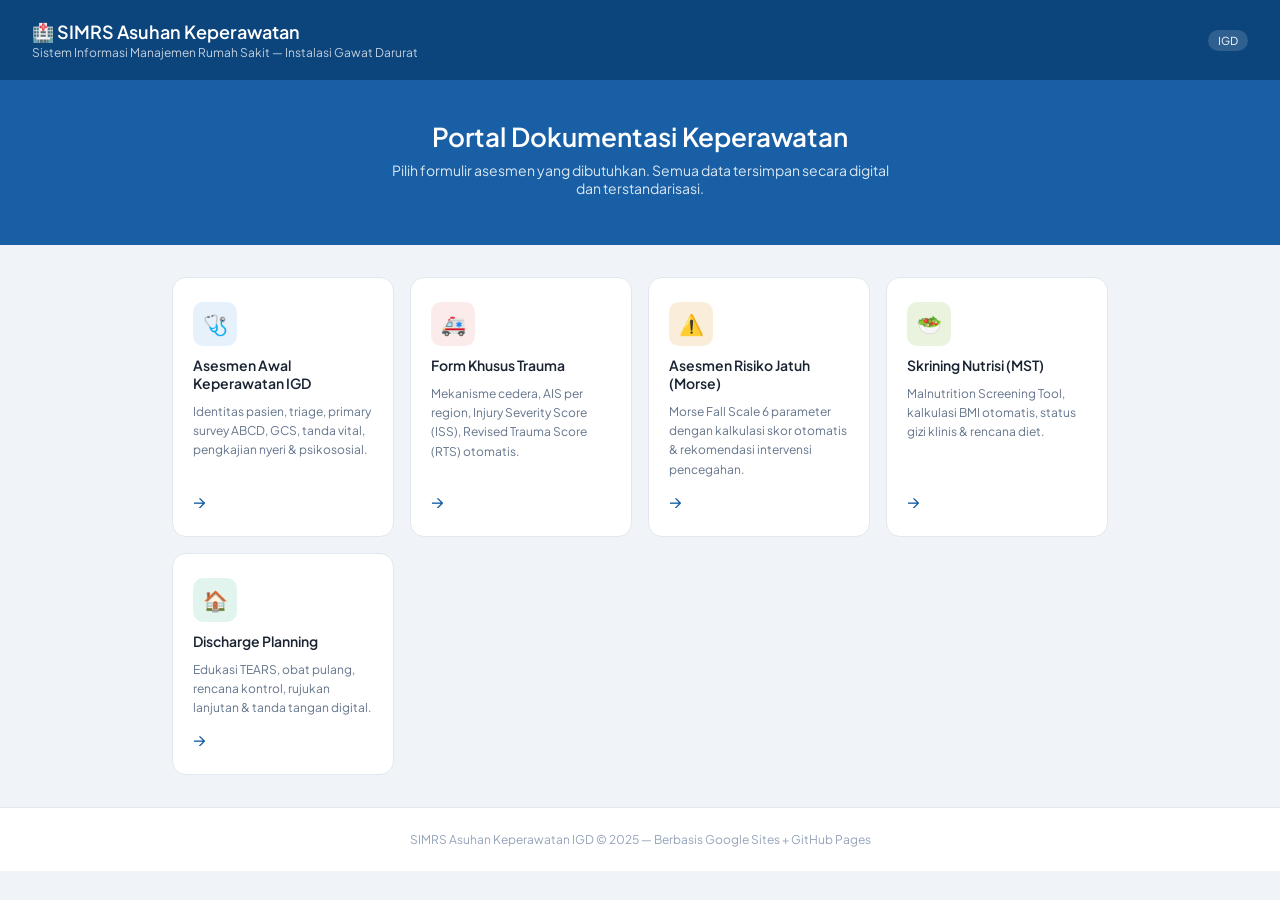
<file: index.html>
<!DOCTYPE html>
<html lang="id">
<head>
<meta charset="UTF-8"/>
<meta name="viewport" content="width=device-width, initial-scale=1.0"/>
<title>SIMRS — Asuhan Keperawatan IGD</title>
<link href="https://fonts.googleapis.com/css2?family=Plus+Jakarta+Sans:wght@400;500;600&display=swap" rel="stylesheet"/>
<style>
*{box-sizing:border-box;margin:0;padding:0;}
body{font-family:'Plus Jakarta Sans',sans-serif;background:#f0f4f8;color:#1a2332;min-height:100vh;}
header{background:#0C447C;color:#fff;padding:20px 32px;display:flex;align-items:center;justify-content:space-between;}
header h1{font-size:18px;font-weight:600;}
header p{font-size:12px;opacity:.75;margin-top:2px;}
.badge{background:rgba(255,255,255,.15);font-size:11px;padding:4px 10px;border-radius:20px;}
.hero{background:#185FA5;color:#fff;padding:40px 32px 48px;text-align:center;}
.hero h2{font-size:26px;font-weight:600;margin-bottom:8px;}
.hero p{font-size:14px;opacity:.85;max-width:520px;margin:0 auto;}
.grid{display:grid;grid-template-columns:repeat(auto-fit,minmax(220px,1fr));gap:16px;padding:32px;max-width:1000px;margin:0 auto;}
.card{background:#fff;border-radius:14px;border:1px solid #e2e8f0;padding:24px 20px;text-decoration:none;color:#1a2332;transition:all .2s;display:flex;flex-direction:column;gap:10px;}
.card:hover{border-color:#185FA5;transform:translateY(-2px);}
.card-icon{width:44px;height:44px;border-radius:10px;display:flex;align-items:center;justify-content:center;font-size:20px;}
.card h3{font-size:14px;font-weight:600;}
.card p{font-size:12px;color:#64748b;line-height:1.6;}
.card .arrow{font-size:18px;color:#185FA5;margin-top:auto;}
.ic-blue{background:#E6F1FB;color:#0C447C;}
.ic-red{background:#FCEBEB;color:#A32D2D;}
.ic-green{background:#EAF3DE;color:#3B6D11;}
.ic-amber{background:#FAEEDA;color:#854F0B;}
.ic-teal{background:#E1F5EE;color:#0F6E56;}
footer{text-align:center;padding:24px;font-size:12px;color:#94a3b8;border-top:1px solid #e2e8f0;background:#fff;}
</style>
</head>
<body>
<header>
  <div>
    <h1>🏥 SIMRS Asuhan Keperawatan</h1>
    <p>Sistem Informasi Manajemen Rumah Sakit — Instalasi Gawat Darurat</p>
  </div>
  <span class="badge">IGD</span>
</header>
<div class="hero">
  <h2>Portal Dokumentasi Keperawatan</h2>
  <p>Pilih formulir asesmen yang dibutuhkan. Semua data tersimpan secara digital dan terstandarisasi.</p>
</div>
<div class="grid">
  <a class="card" href="asesmen-igd.html">
    <div class="card-icon ic-blue">🩺</div>
    <h3>Asesmen Awal Keperawatan IGD</h3>
    <p>Identitas pasien, triage, primary survey ABCD, GCS, tanda vital, pengkajian nyeri & psikososial.</p>
    <span class="arrow">→</span>
  </a>
  <a class="card" href="trauma.html">
    <div class="card-icon ic-red">🚑</div>
    <h3>Form Khusus Trauma</h3>
    <p>Mekanisme cedera, AIS per region, Injury Severity Score (ISS), Revised Trauma Score (RTS) otomatis.</p>
    <span class="arrow">→</span>
  </a>
  <a class="card" href="morse.html">
    <div class="card-icon ic-amber">⚠️</div>
    <h3>Asesmen Risiko Jatuh (Morse)</h3>
    <p>Morse Fall Scale 6 parameter dengan kalkulasi skor otomatis & rekomendasi intervensi pencegahan.</p>
    <span class="arrow">→</span>
  </a>
  <a class="card" href="nutrisi.html">
    <div class="card-icon ic-green">🥗</div>
    <h3>Skrining Nutrisi (MST)</h3>
    <p>Malnutrition Screening Tool, kalkulasi BMI otomatis, status gizi klinis & rencana diet.</p>
    <span class="arrow">→</span>
  </a>
  <a class="card" href="discharge.html">
    <div class="card-icon ic-teal">🏠</div>
    <h3>Discharge Planning</h3>
    <p>Edukasi TEARS, obat pulang, rencana kontrol, rujukan lanjutan & tanda tangan digital.</p>
    <span class="arrow">→</span>
  </a>
</div>
<footer>SIMRS Asuhan Keperawatan IGD &copy; 2025 — Berbasis Google Sites + GitHub Pages</footer>
</body>
</html>
</file>
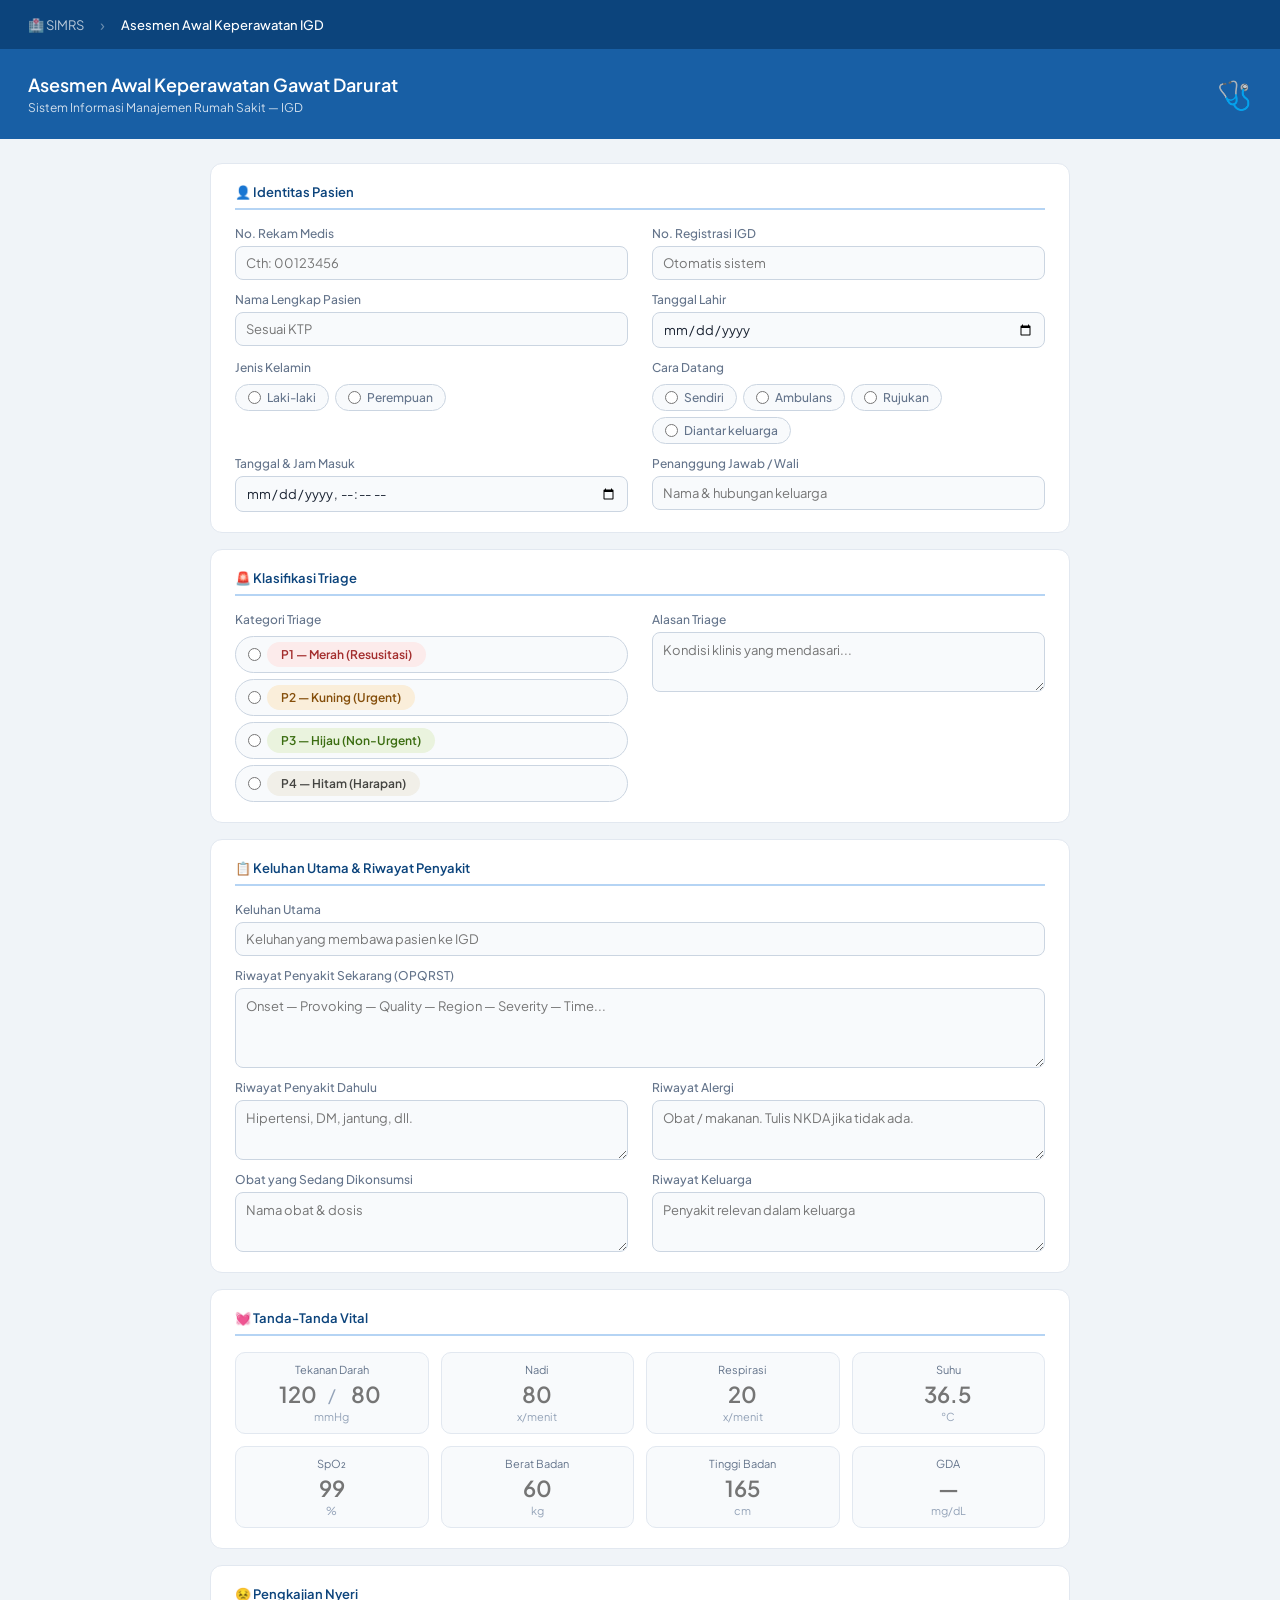
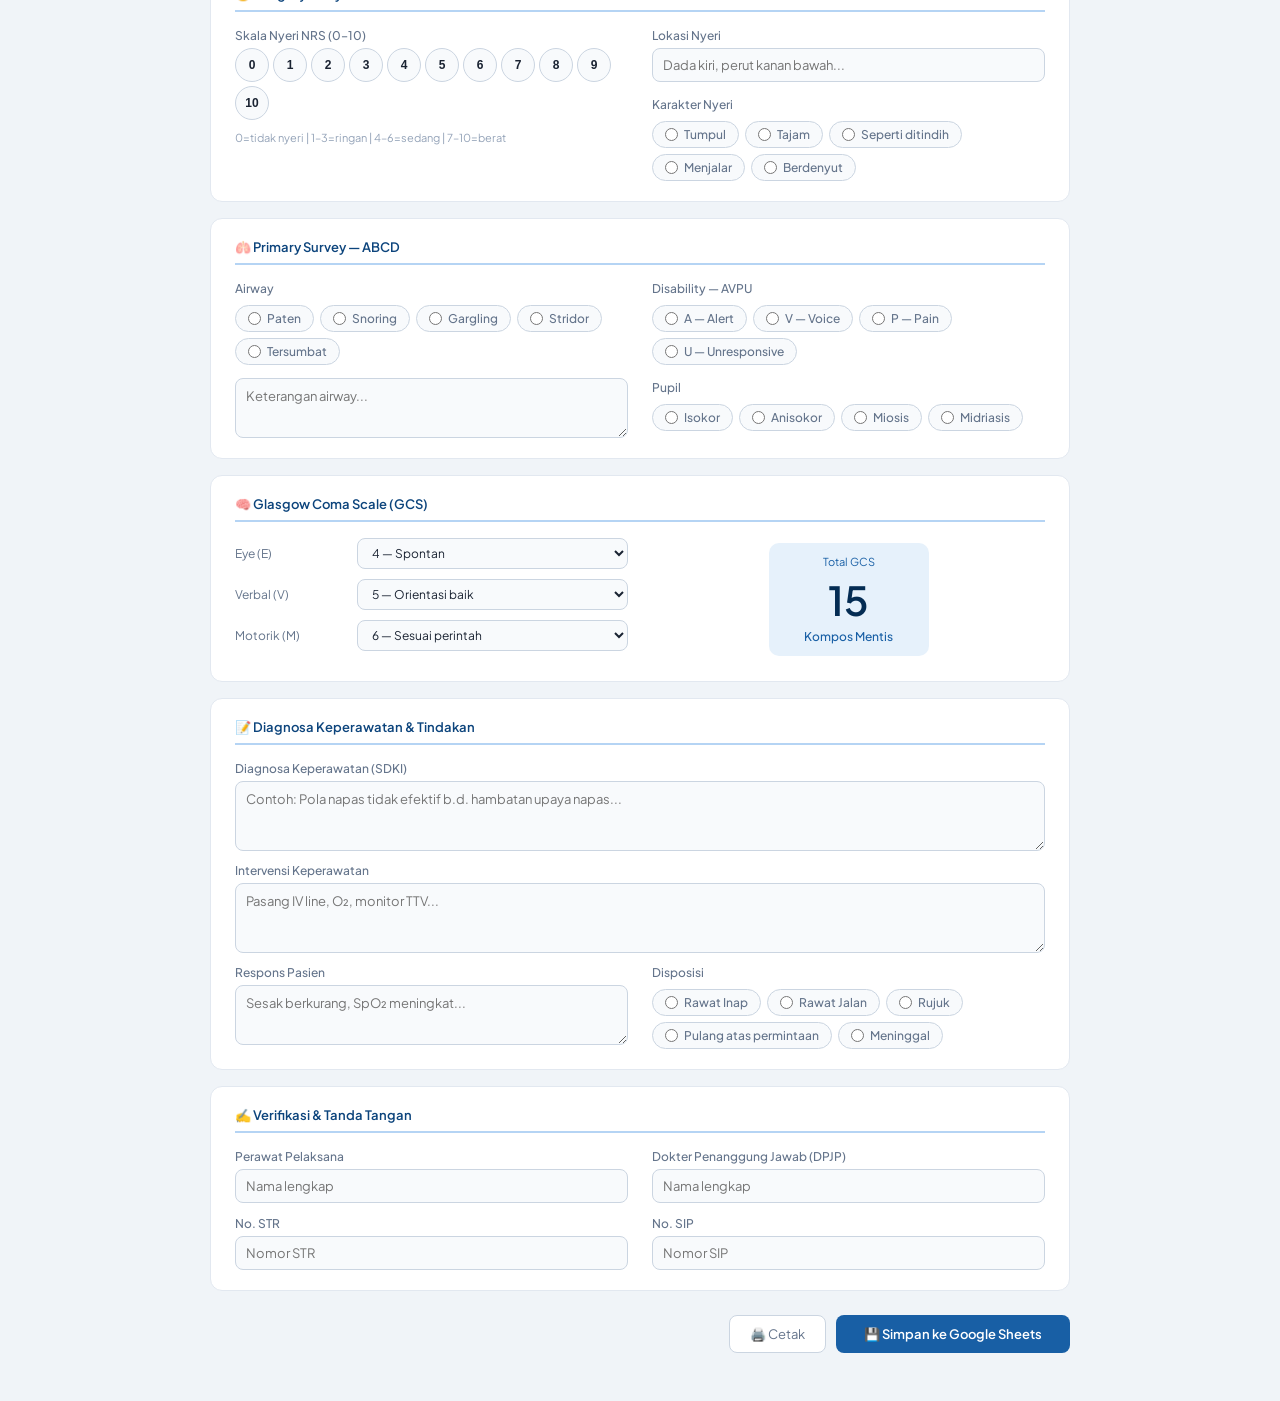
<file: asesmen-igd.html>
<!DOCTYPE html>
<html lang="id">
<head>
<meta charset="UTF-8"/>
<meta name="viewport" content="width=device-width,initial-scale=1.0"/>
<title>Asesmen Awal Keperawatan IGD — SIMRS</title>
<link href="https://fonts.googleapis.com/css2?family=Plus+Jakarta+Sans:wght@400;500;600&display=swap" rel="stylesheet"/>
<link rel="stylesheet" href="style.css"/>
<style>
.toast{position:fixed;bottom:24px;right:24px;padding:12px 20px;border-radius:10px;font-size:13px;font-weight:500;z-index:999;display:none;box-shadow:0 4px 12px rgba(0,0,0,.15);}
.toast.success{background:#EAF3DE;color:#27500A;border:1px solid #86C442;}
.toast.error{background:#FCEBEB;color:#791F1F;border:1px solid #E24B4A;}
.toast.loading{background:#E6F1FB;color:#0C447C;border:1px solid #378ADD;}
.btn-primary:disabled{background:#94a3b8;cursor:not-allowed;}
</style>
</head>
<body>
<div class="top-bar">
  <a href="index.html">🏥 SIMRS</a>
  <span class="sep">›</span>
  <span class="current">Asesmen Awal Keperawatan IGD</span>
</div>
<div class="form-header">
  <div><h1>Asesmen Awal Keperawatan Gawat Darurat</h1><p>Sistem Informasi Manajemen Rumah Sakit — IGD</p></div>
  <div class="hicon">🩺</div>
</div>
<div class="form-body">
  <div class="sec">
    <div class="stitle">👤 Identitas Pasien</div>
    <div class="g2">
      <div class="f"><label>No. Rekam Medis</label><input type="text" id="no_rm" placeholder="Cth: 00123456"/></div>
      <div class="f"><label>No. Registrasi IGD</label><input type="text" id="no_reg" placeholder="Otomatis sistem"/></div>
      <div class="f"><label>Nama Lengkap Pasien</label><input type="text" id="nama_pasien" placeholder="Sesuai KTP"/></div>
      <div class="f"><label>Tanggal Lahir</label><input type="date" id="tgl_lahir"/></div>
      <div class="f"><label>Jenis Kelamin</label>
        <div class="rg">
          <label><input type="radio" name="jk" value="Laki-laki"/><span>Laki-laki</span></label>
          <label><input type="radio" name="jk" value="Perempuan"/><span>Perempuan</span></label>
        </div>
      </div>
      <div class="f"><label>Cara Datang</label>
        <div class="rg">
          <label><input type="radio" name="cara" value="Sendiri"/><span>Sendiri</span></label>
          <label><input type="radio" name="cara" value="Ambulans"/><span>Ambulans</span></label>
          <label><input type="radio" name="cara" value="Rujukan"/><span>Rujukan</span></label>
          <label><input type="radio" name="cara" value="Diantar keluarga"/><span>Diantar keluarga</span></label>
        </div>
      </div>
      <div class="f"><label>Tanggal &amp; Jam Masuk</label><input type="datetime-local" id="jam_masuk"/></div>
      <div class="f"><label>Penanggung Jawab / Wali</label><input type="text" id="wali" placeholder="Nama &amp; hubungan keluarga"/></div>
    </div>
  </div>

  <div class="sec">
    <div class="stitle">🚨 Klasifikasi Triage</div>
    <div class="g2">
      <div class="f"><label>Kategori Triage</label>
        <div class="rg" style="flex-direction:column;">
          <label><input type="radio" name="triage" value="P1 - Merah"/><span class="triage-badge t1">P1 — Merah (Resusitasi)</span></label>
          <label><input type="radio" name="triage" value="P2 - Kuning"/><span class="triage-badge t2">P2 — Kuning (Urgent)</span></label>
          <label><input type="radio" name="triage" value="P3 - Hijau"/><span class="triage-badge t3">P3 — Hijau (Non-Urgent)</span></label>
          <label><input type="radio" name="triage" value="P4 - Hitam"/><span class="triage-badge t4">P4 — Hitam (Harapan)</span></label>
        </div>
      </div>
      <div class="f"><label>Alasan Triage</label><textarea id="alasan_triage" placeholder="Kondisi klinis yang mendasari..."></textarea></div>
    </div>
  </div>

  <div class="sec">
    <div class="stitle">📋 Keluhan Utama &amp; Riwayat Penyakit</div>
    <div class="g2">
      <div class="f full"><label>Keluhan Utama</label><input type="text" id="keluhan_utama" placeholder="Keluhan yang membawa pasien ke IGD"/></div>
      <div class="f full"><label>Riwayat Penyakit Sekarang (OPQRST)</label><textarea id="rps" style="min-height:80px;" placeholder="Onset — Provoking — Quality — Region — Severity — Time..."></textarea></div>
      <div class="f"><label>Riwayat Penyakit Dahulu</label><textarea id="rpd" placeholder="Hipertensi, DM, jantung, dll."></textarea></div>
      <div class="f"><label>Riwayat Alergi</label><textarea id="alergi" placeholder="Obat / makanan. Tulis NKDA jika tidak ada."></textarea></div>
      <div class="f"><label>Obat yang Sedang Dikonsumsi</label><textarea id="obat_rutin" placeholder="Nama obat &amp; dosis"></textarea></div>
      <div class="f"><label>Riwayat Keluarga</label><textarea id="riwayat_keluarga" placeholder="Penyakit relevan dalam keluarga"></textarea></div>
    </div>
  </div>

  <div class="sec">
    <div class="stitle">💓 Tanda-Tanda Vital</div>
    <div class="g4">
      <div class="vital-box">
        <div class="v-label">Tekanan Darah</div>
        <div style="display:flex;align-items:center;justify-content:center;gap:4px;">
          <input class="v-input" type="text" id="td_sistolik" placeholder="120" style="width:52px;"/>
          <span style="font-size:18px;color:#94a3b8;">/</span>
          <input class="v-input" type="text" id="td_diastolik" placeholder="80" style="width:52px;"/>
        </div>
        <div class="v-unit">mmHg</div>
      </div>
      <div class="vital-box"><div class="v-label">Nadi</div><input class="v-input" type="text" id="nadi" placeholder="80"/><div class="v-unit">x/menit</div></div>
      <div class="vital-box"><div class="v-label">Respirasi</div><input class="v-input" type="text" id="respirasi" placeholder="20"/><div class="v-unit">x/menit</div></div>
      <div class="vital-box"><div class="v-label">Suhu</div><input class="v-input" type="text" id="suhu" placeholder="36.5"/><div class="v-unit">°C</div></div>
      <div class="vital-box"><div class="v-label">SpO₂</div><input class="v-input" type="text" id="spo2" placeholder="99"/><div class="v-unit">%</div></div>
      <div class="vital-box"><div class="v-label">Berat Badan</div><input class="v-input" type="text" id="bb" placeholder="60"/><div class="v-unit">kg</div></div>
      <div class="vital-box"><div class="v-label">Tinggi Badan</div><input class="v-input" type="text" id="tb" placeholder="165"/><div class="v-unit">cm</div></div>
      <div class="vital-box"><div class="v-label">GDA</div><input class="v-input" type="text" id="gda" placeholder="—"/><div class="v-unit">mg/dL</div></div>
    </div>
  </div>

  <div class="sec">
    <div class="stitle">😣 Pengkajian Nyeri</div>
    <div class="g2">
      <div class="f">
        <label>Skala Nyeri NRS (0–10)</label>
        <div class="pain-scale" id="painScale"></div>
        <input type="hidden" id="skala_nyeri" value="0"/>
        <div style="font-size:11px;color:#94a3b8;margin-top:6px;">0=tidak nyeri | 1–3=ringan | 4–6=sedang | 7–10=berat</div>
      </div>
      <div class="f">
        <label>Lokasi Nyeri</label><input type="text" id="lokasi_nyeri" placeholder="Dada kiri, perut kanan bawah..."/>
        <label style="margin-top:10px;">Karakter Nyeri</label>
        <div class="rg">
          <label><input type="radio" name="karakter_nyeri" value="Tumpul"/><span>Tumpul</span></label>
          <label><input type="radio" name="karakter_nyeri" value="Tajam"/><span>Tajam</span></label>
          <label><input type="radio" name="karakter_nyeri" value="Seperti ditindih"/><span>Seperti ditindih</span></label>
          <label><input type="radio" name="karakter_nyeri" value="Menjalar"/><span>Menjalar</span></label>
          <label><input type="radio" name="karakter_nyeri" value="Berdenyut"/><span>Berdenyut</span></label>
        </div>
      </div>
    </div>
  </div>

  <div class="sec">
    <div class="stitle">🫁 Primary Survey — ABCD</div>
    <div class="g2">
      <div class="f">
        <label>Airway</label>
        <div class="rg">
          <label><input type="radio" name="airway" value="Paten"/><span>Paten</span></label>
          <label><input type="radio" name="airway" value="Snoring"/><span>Snoring</span></label>
          <label><input type="radio" name="airway" value="Gargling"/><span>Gargling</span></label>
          <label><input type="radio" name="airway" value="Stridor"/><span>Stridor</span></label>
          <label><input type="radio" name="airway" value="Tersumbat"/><span>Tersumbat</span></label>
        </div>
        <textarea id="ket_airway" style="margin-top:8px;" placeholder="Keterangan airway..."></textarea>
      </div>
      <div class="f">
        <label>Disability — AVPU</label>
        <div class="rg">
          <label><input type="radio" name="avpu" value="A - Alert"/><span>A — Alert</span></label>
          <label><input type="radio" name="avpu" value="V - Voice"/><span>V — Voice</span></label>
          <label><input type="radio" name="avpu" value="P - Pain"/><span>P — Pain</span></label>
          <label><input type="radio" name="avpu" value="U - Unresponsive"/><span>U — Unresponsive</span></label>
        </div>
        <label style="margin-top:10px;">Pupil</label>
        <div class="rg">
          <label><input type="radio" name="pupil" value="Isokor"/><span>Isokor</span></label>
          <label><input type="radio" name="pupil" value="Anisokor"/><span>Anisokor</span></label>
          <label><input type="radio" name="pupil" value="Miosis"/><span>Miosis</span></label>
          <label><input type="radio" name="pupil" value="Midriasis"/><span>Midriasis</span></label>
        </div>
      </div>
    </div>
  </div>

  <div class="sec">
    <div class="stitle">🧠 Glasgow Coma Scale (GCS)</div>
    <div class="g2">
      <div>
        <div class="gcs-row"><label>Eye (E)</label>
          <select id="gcsE" onchange="hitungGCS()">
            <option value="4">4 — Spontan</option><option value="3">3 — Suara</option>
            <option value="2">2 — Nyeri</option><option value="1">1 — Tidak ada</option>
          </select>
        </div>
        <div class="gcs-row"><label>Verbal (V)</label>
          <select id="gcsV" onchange="hitungGCS()">
            <option value="5">5 — Orientasi baik</option><option value="4">4 — Bingung</option>
            <option value="3">3 — Kata tidak tepat</option><option value="2">2 — Suara tidak bermakna</option>
            <option value="1">1 — Tidak ada</option>
          </select>
        </div>
        <div class="gcs-row"><label>Motorik (M)</label>
          <select id="gcsM" onchange="hitungGCS()">
            <option value="6">6 — Sesuai perintah</option><option value="5">5 — Melokalisasi</option>
            <option value="4">4 — Menarik</option><option value="3">3 — Fleksi abnormal</option>
            <option value="2">2 — Ekstensi abnormal</option><option value="1">1 — Tidak ada</option>
          </select>
        </div>
      </div>
      <div style="display:flex;align-items:center;justify-content:center;">
        <div class="gcs-total" style="width:160px;">
          <div style="font-size:11px;color:#185FA5;margin-bottom:6px;">Total GCS</div>
          <div style="font-size:40px;font-weight:600;" id="gcsTotal">15</div>
          <div style="font-size:12px;color:#185FA5;margin-top:4px;font-weight:500;" id="gcsKat">Kompos Mentis</div>
        </div>
      </div>
    </div>
  </div>

  <div class="sec">
    <div class="stitle">📝 Diagnosa Keperawatan &amp; Tindakan</div>
    <div class="g2">
      <div class="f full"><label>Diagnosa Keperawatan (SDKI)</label><textarea id="diagnosa" style="min-height:70px;" placeholder="Contoh: Pola napas tidak efektif b.d. hambatan upaya napas..."></textarea></div>
      <div class="f full"><label>Intervensi Keperawatan</label><textarea id="intervensi" style="min-height:70px;" placeholder="Pasang IV line, O₂, monitor TTV..."></textarea></div>
      <div class="f"><label>Respons Pasien</label><textarea id="respon_pasien" placeholder="Sesak berkurang, SpO₂ meningkat..."></textarea></div>
      <div class="f"><label>Disposisi</label>
        <div class="rg">
          <label><input type="radio" name="disposisi" value="Rawat Inap"/><span>Rawat Inap</span></label>
          <label><input type="radio" name="disposisi" value="Rawat Jalan"/><span>Rawat Jalan</span></label>
          <label><input type="radio" name="disposisi" value="Rujuk"/><span>Rujuk</span></label>
          <label><input type="radio" name="disposisi" value="Pulang atas permintaan"/><span>Pulang atas permintaan</span></label>
          <label><input type="radio" name="disposisi" value="Meninggal"/><span>Meninggal</span></label>
        </div>
      </div>
    </div>
  </div>

  <div class="sec">
    <div class="stitle">✍️ Verifikasi &amp; Tanda Tangan</div>
    <div class="g2">
      <div class="f"><label>Perawat Pelaksana</label><input type="text" id="nama_perawat" placeholder="Nama lengkap"/><label style="margin-top:8px;">No. STR</label><input type="text" id="str_perawat" placeholder="Nomor STR"/></div>
      <div class="f"><label>Dokter Penanggung Jawab (DPJP)</label><input type="text" id="nama_dokter" placeholder="Nama lengkap"/><label style="margin-top:8px;">No. SIP</label><input type="text" id="sip_dokter" placeholder="Nomor SIP"/></div>
    </div>
  </div>

  <div class="btn-bar">
    <button class="btn-secondary" onclick="window.print()">🖨️ Cetak</button>
    <button class="btn-primary" id="btnSimpan" onclick="simpanData()">💾 Simpan ke Google Sheets</button>
  </div>
</div>

<div class="toast" id="toast"></div>

<script>
const ps=document.getElementById('painScale');
for(let i=0;i<=10;i++){
  const b=document.createElement('button');
  b.type='button';b.textContent=i;b.className='pain-btn';
  b.onclick=()=>{
    document.querySelectorAll('.pain-btn').forEach(x=>x.className='pain-btn');
    b.className='pain-btn '+(i===0?'pain-0':i<=3?'pain-mild':i<=6?'pain-mod':'pain-sev');
    document.getElementById('skala_nyeri').value=i;
  };
  ps.appendChild(b);
}
function hitungGCS(){
  const t=+document.getElementById('gcsE').value + +document.getElementById('gcsV').value + +document.getElementById('gcsM').value;
  document.getElementById('gcsTotal').textContent=t;
  document.getElementById('gcsKat').textContent=t>=14?'Kompos Mentis':t>=12?'Apatis':t>=10?'Somnolen':t>=7?'Stupor':'Koma';
}

function getRadio(name){const el=document.querySelector('input[name="'+name+'"]:checked');return el?el.value:'';}
async function simpanData(){
  const url='https://script.google.com/macros/s/AKfycbx4ADqw9RP6DtWOR4BoEYn_6bsc0FfeF83-kj9C4A546PON9KYZSB3fKB3gAsdXYiJpYQ/exec';
  if(!url){tampilToast('⚠️ URL Apps Script belum diisi!','error');return;}
  if(!document.getElementById('no_rm').value.trim()){tampilToast('⚠️ No. Rekam Medis wajib diisi!','error');return;}
  const gcsT=+document.getElementById('gcsE').value + +document.getElementById('gcsV').value + +document.getElementById('gcsM').value;
  const data={
    formType:'Asesmen_IGD',timestamp:new Date().toLocaleString('id-ID'),
    no_rm:document.getElementById('no_rm').value,no_registrasi:document.getElementById('no_reg').value,
    nama_pasien:document.getElementById('nama_pasien').value,tgl_lahir:document.getElementById('tgl_lahir').value,
    jenis_kelamin:getRadio('jk'),cara_datang:getRadio('cara'),jam_masuk:document.getElementById('jam_masuk').value,
    penanggung_jawab:document.getElementById('wali').value,triage:getRadio('triage'),
    alasan_triage:document.getElementById('alasan_triage').value,keluhan_utama:document.getElementById('keluhan_utama').value,
    rps:document.getElementById('rps').value,rpd:document.getElementById('rpd').value,
    alergi:document.getElementById('alergi').value,obat_rutin:document.getElementById('obat_rutin').value,
    riwayat_keluarga:document.getElementById('riwayat_keluarga').value,
    td_sistolik:document.getElementById('td_sistolik').value,td_diastolik:document.getElementById('td_diastolik').value,
    nadi:document.getElementById('nadi').value,respirasi:document.getElementById('respirasi').value,
    suhu:document.getElementById('suhu').value,spo2:document.getElementById('spo2').value,
    bb:document.getElementById('bb').value,tb:document.getElementById('tb').value,gda:document.getElementById('gda').value,
    skala_nyeri:document.getElementById('skala_nyeri').value,lokasi_nyeri:document.getElementById('lokasi_nyeri').value,
    karakter_nyeri:getRadio('karakter_nyeri'),airway:getRadio('airway'),
    ket_airway:document.getElementById('ket_airway').value,avpu:getRadio('avpu'),pupil:getRadio('pupil'),
    gcs_total:gcsT,gcs_kategori:document.getElementById('gcsKat').textContent,
    diagnosa:document.getElementById('diagnosa').value,intervensi:document.getElementById('intervensi').value,
    respon_pasien:document.getElementById('respon_pasien').value,disposisi:getRadio('disposisi'),
    perawat:document.getElementById('nama_perawat').value,str_perawat:document.getElementById('str_perawat').value,
    dpjp:document.getElementById('nama_dokter').value,sip_dokter:document.getElementById('sip_dokter').value
  };
  tampilToast('⏳ Menyimpan data...','loading');
  document.getElementById('btnSimpan').disabled=true;
  try{
    await fetch(url,{method:'POST',mode:'no-cors',headers:{'Content-Type':'application/json'},body:JSON.stringify(data)});
    tampilToast('✅ Data berhasil disimpan ke Google Sheets!','success');
  }catch(err){tampilToast('❌ Gagal menyimpan. Cek koneksi internet.','error');}
  document.getElementById('btnSimpan').disabled=false;
}
function tampilToast(msg,type){
  const t=document.getElementById('toast');t.textContent=msg;t.className='toast '+type;t.style.display='block';
  if(type!=='loading')setTimeout(()=>{t.style.display='none';},4000);
}
</script>
</body>
</html>
</file>
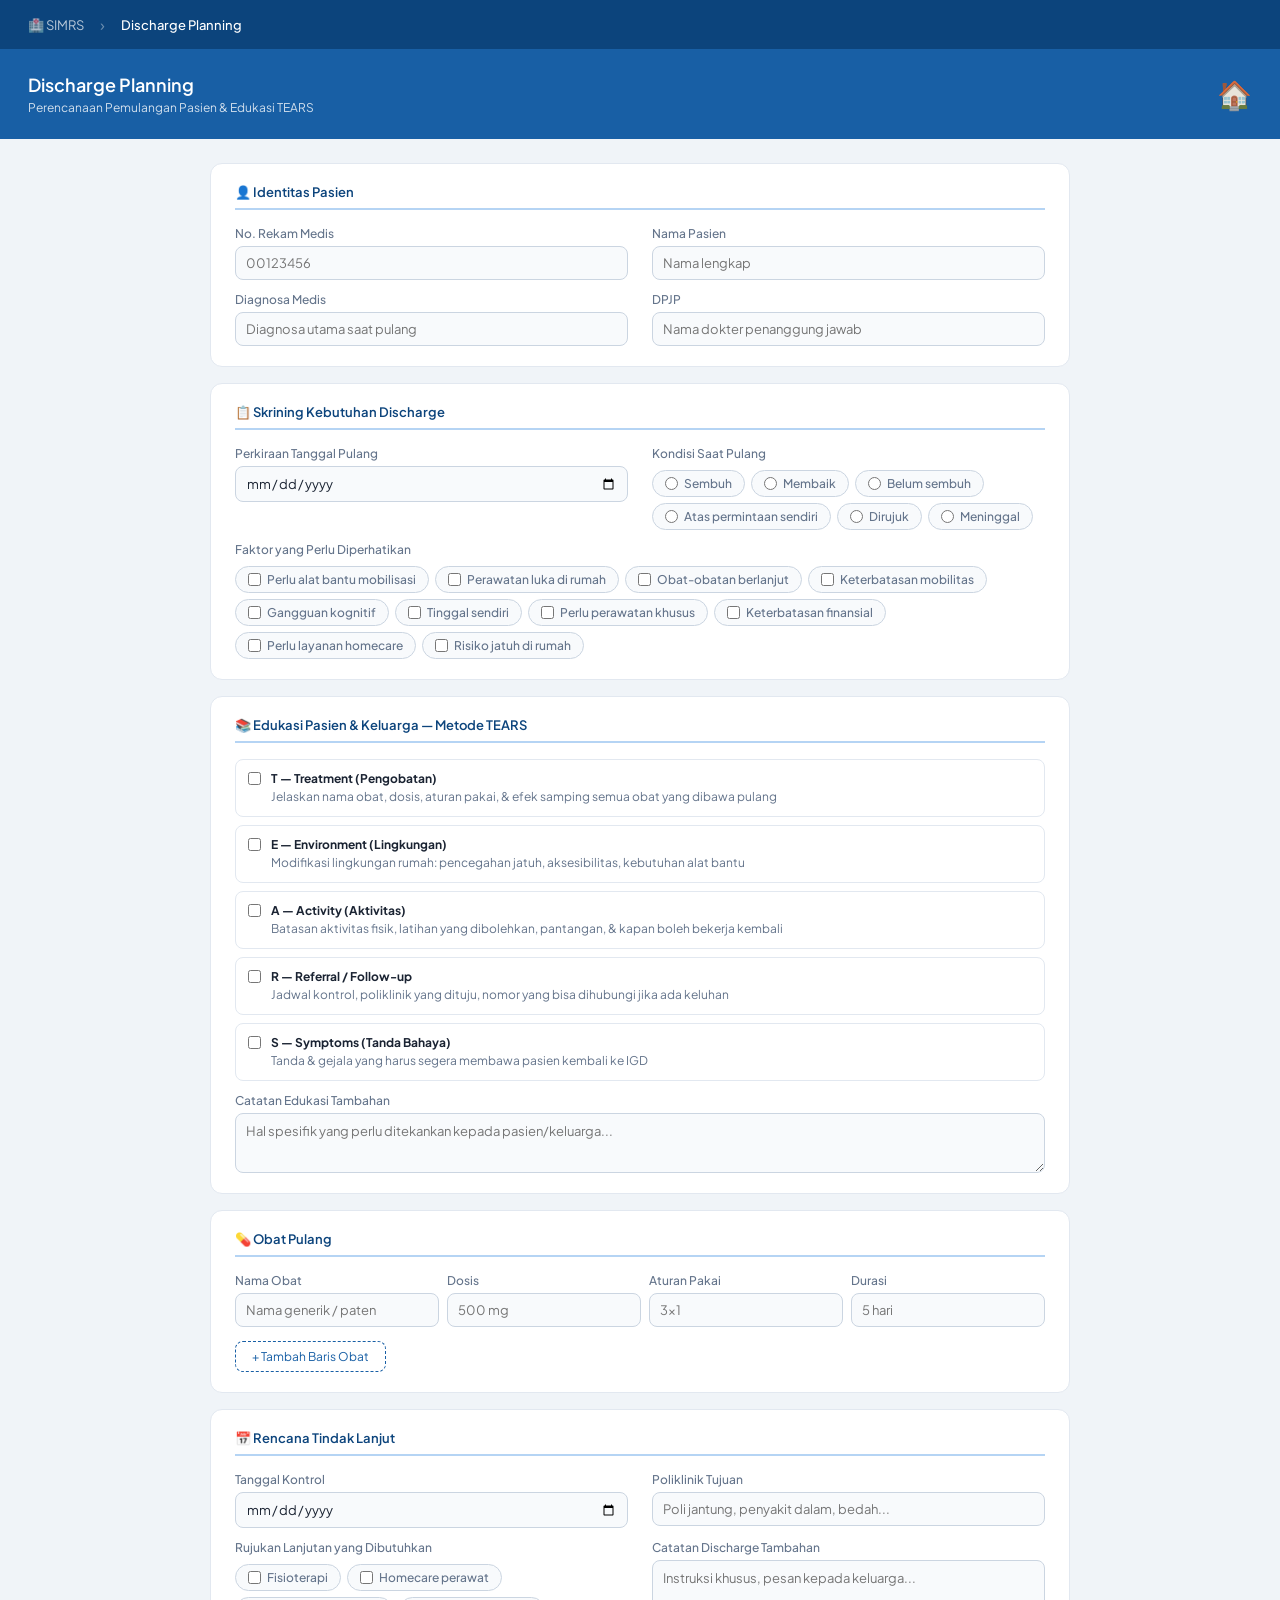
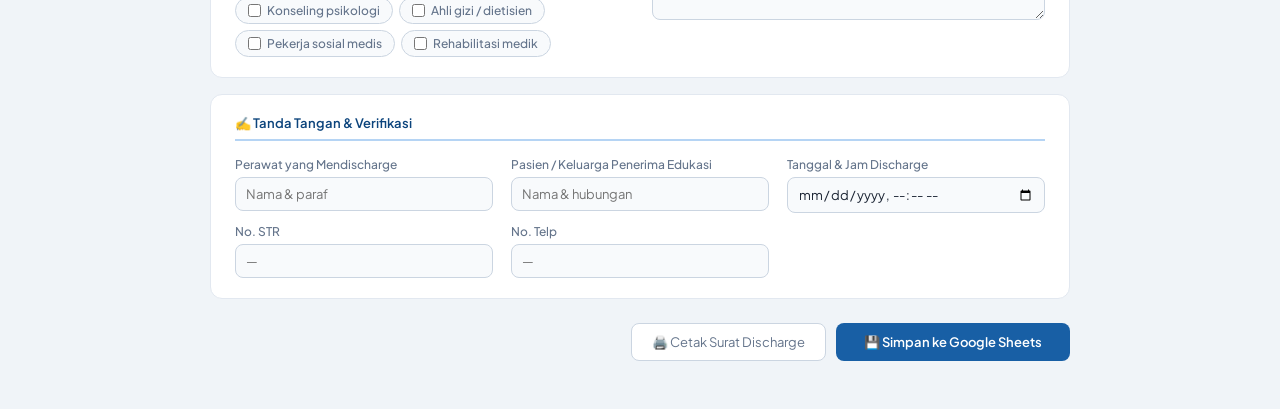
<file: discharge.html>
<!DOCTYPE html>
<html lang="id">
<head>
<meta charset="UTF-8"/>
<meta name="viewport" content="width=device-width,initial-scale=1.0"/>
<title>Discharge Planning — SIMRS</title>
<link href="https://fonts.googleapis.com/css2?family=Plus+Jakarta+Sans:wght@400;500;600&display=swap" rel="stylesheet"/>
<link rel="stylesheet" href="style.css"/>

<style>
.toast{position:fixed;bottom:24px;right:24px;padding:12px 20px;border-radius:10px;font-size:13px;font-weight:500;z-index:999;display:none;box-shadow:0 4px 12px rgba(0,0,0,.15);}
.toast.success{background:#EAF3DE;color:#27500A;border:1px solid #86C442;}
.toast.error{background:#FCEBEB;color:#791F1F;border:1px solid #E24B4A;}
.toast.loading{background:#E6F1FB;color:#0C447C;border:1px solid #378ADD;}
.btn-primary:disabled{background:#94a3b8;cursor:not-allowed;}
</style>
</head>
<body>
<div class="top-bar">
  <a href="index.html">🏥 SIMRS</a>
  <span class="sep">›</span>
  <span class="current">Discharge Planning</span>
</div>
<div class="form-header">
  <div><h1>Discharge Planning</h1><p>Perencanaan Pemulangan Pasien & Edukasi TEARS</p></div>
  <div class="hicon">🏠</div>
</div>
<div class="form-body">
  <div class="sec">
    <div class="stitle">👤 Identitas Pasien</div>
    <div class="g2">
      <div class="f"><label>No. Rekam Medis</label><input type="text" placeholder="00123456"/></div>
      <div class="f"><label>Nama Pasien</label><input type="text" placeholder="Nama lengkap"/></div>
      <div class="f"><label>Diagnosa Medis</label><input type="text" placeholder="Diagnosa utama saat pulang"/></div>
      <div class="f"><label>DPJP</label><input type="text" placeholder="Nama dokter penanggung jawab"/></div>
    </div>
  </div>

  <div class="sec">
    <div class="stitle">📋 Skrining Kebutuhan Discharge</div>
    <div class="g2">
      <div class="f"><label>Perkiraan Tanggal Pulang</label><input type="date"/></div>
      <div class="f"><label>Kondisi Saat Pulang</label>
        <div class="rg">
          <label><input type="radio" name="kond"/><span>Sembuh</span></label>
          <label><input type="radio" name="kond"/><span>Membaik</span></label>
          <label><input type="radio" name="kond"/><span>Belum sembuh</span></label>
          <label><input type="radio" name="kond"/><span>Atas permintaan sendiri</span></label>
          <label><input type="radio" name="kond"/><span>Dirujuk</span></label>
          <label><input type="radio" name="kond"/><span>Meninggal</span></label>
        </div>
      </div>
      <div class="f full"><label>Faktor yang Perlu Diperhatikan</label>
        <div class="rg">
          <label><input type="checkbox"/><span>Perlu alat bantu mobilisasi</span></label>
          <label><input type="checkbox"/><span>Perawatan luka di rumah</span></label>
          <label><input type="checkbox"/><span>Obat-obatan berlanjut</span></label>
          <label><input type="checkbox"/><span>Keterbatasan mobilitas</span></label>
          <label><input type="checkbox"/><span>Gangguan kognitif</span></label>
          <label><input type="checkbox"/><span>Tinggal sendiri</span></label>
          <label><input type="checkbox"/><span>Perlu perawatan khusus</span></label>
          <label><input type="checkbox"/><span>Keterbatasan finansial</span></label>
          <label><input type="checkbox"/><span>Perlu layanan homecare</span></label>
          <label><input type="checkbox"/><span>Risiko jatuh di rumah</span></label>
        </div>
      </div>
    </div>
  </div>

  <div class="sec">
    <div class="stitle">📚 Edukasi Pasien & Keluarga — Metode TEARS</div>
    <div style="display:flex;flex-direction:column;gap:8px;">
      <div class="dc-check"><input type="checkbox"/><div><strong>T — Treatment (Pengobatan)</strong><br/><span style="color:#64748b;">Jelaskan nama obat, dosis, aturan pakai, & efek samping semua obat yang dibawa pulang</span></div></div>
      <div class="dc-check"><input type="checkbox"/><div><strong>E — Environment (Lingkungan)</strong><br/><span style="color:#64748b;">Modifikasi lingkungan rumah: pencegahan jatuh, aksesibilitas, kebutuhan alat bantu</span></div></div>
      <div class="dc-check"><input type="checkbox"/><div><strong>A — Activity (Aktivitas)</strong><br/><span style="color:#64748b;">Batasan aktivitas fisik, latihan yang dibolehkan, pantangan, & kapan boleh bekerja kembali</span></div></div>
      <div class="dc-check"><input type="checkbox"/><div><strong>R — Referral / Follow-up</strong><br/><span style="color:#64748b;">Jadwal kontrol, poliklinik yang dituju, nomor yang bisa dihubungi jika ada keluhan</span></div></div>
      <div class="dc-check"><input type="checkbox"/><div><strong>S — Symptoms (Tanda Bahaya)</strong><br/><span style="color:#64748b;">Tanda & gejala yang harus segera membawa pasien kembali ke IGD</span></div></div>
    </div>
    <div class="f" style="margin-top:12px;"><label>Catatan Edukasi Tambahan</label><textarea placeholder="Hal spesifik yang perlu ditekankan kepada pasien/keluarga..."></textarea></div>
  </div>

  <div class="sec">
    <div class="stitle">💊 Obat Pulang</div>
    <div id="obatList">
      <div style="display:grid;grid-template-columns:2fr 1fr 1fr 1fr;gap:8px;margin-bottom:8px;align-items:end;">
        <div class="f"><label>Nama Obat</label><input type="text" placeholder="Nama generik / paten"/></div>
        <div class="f"><label>Dosis</label><input type="text" placeholder="500 mg"/></div>
        <div class="f"><label>Aturan Pakai</label><input type="text" placeholder="3×1"/></div>
        <div class="f"><label>Durasi</label><input type="text" placeholder="5 hari"/></div>
      </div>
    </div>
    <button class="btn-add" type="button" onclick="tambahObat()">+ Tambah Baris Obat</button>
  </div>

  <div class="sec">
    <div class="stitle">📅 Rencana Tindak Lanjut</div>
    <div class="g2">
      <div class="f"><label>Tanggal Kontrol</label><input type="date"/></div>
      <div class="f"><label>Poliklinik Tujuan</label><input type="text" placeholder="Poli jantung, penyakit dalam, bedah..."/></div>
      <div class="f"><label>Rujukan Lanjutan yang Dibutuhkan</label>
        <div class="rg">
          <label><input type="checkbox"/><span>Fisioterapi</span></label>
          <label><input type="checkbox"/><span>Homecare perawat</span></label>
          <label><input type="checkbox"/><span>Konseling psikologi</span></label>
          <label><input type="checkbox"/><span>Ahli gizi / dietisien</span></label>
          <label><input type="checkbox"/><span>Pekerja sosial medis</span></label>
          <label><input type="checkbox"/><span>Rehabilitasi medik</span></label>
        </div>
      </div>
      <div class="f"><label>Catatan Discharge Tambahan</label><textarea placeholder="Instruksi khusus, pesan kepada keluarga..."></textarea></div>
    </div>
  </div>

  <div class="sec">
    <div class="stitle">✍️ Tanda Tangan & Verifikasi</div>
    <div class="g3">
      <div class="f"><label>Perawat yang Mendischarge</label><input type="text" placeholder="Nama & paraf"/><label style="margin-top:8px;">No. STR</label><input type="text" placeholder="—"/></div>
      <div class="f"><label>Pasien / Keluarga Penerima Edukasi</label><input type="text" placeholder="Nama & hubungan"/><label style="margin-top:8px;">No. Telp</label><input type="text" placeholder="—"/></div>
      <div class="f"><label>Tanggal & Jam Discharge</label><input type="datetime-local"/></div>
    </div>
  </div>

  <div class="btn-bar">
    <button class="btn-secondary" onclick="window.print()">🖨️ Cetak Surat Discharge</button>
    <button class="btn-primary" onclick="simpanDischarge()">💾 Simpan ke Google Sheets</button>
  </div>
</div>
<script>
function tambahObat(){
  const list=document.getElementById('obatList');
  const row=document.createElement('div');
  row.style.cssText='display:grid;grid-template-columns:2fr 1fr 1fr 1fr;gap:8px;margin-bottom:8px;align-items:end;';
  row.innerHTML=`<div class="f"><input type="text" placeholder="Nama generik / paten"/></div><div class="f"><input type="text" placeholder="500 mg"/></div><div class="f"><input type="text" placeholder="3×1"/></div><div class="f"><input type="text" placeholder="5 hari"/></div>`;
  list.appendChild(row);
}
</script>

<script>
function simpanDischarge(){
  const textInputs=document.querySelectorAll('input[type=text]');
  const data={
    formType:'Discharge_Planning',timestamp:new Date().toLocaleString('id-ID'),
    no_rm:textInputs[0].value,
    nama_pasien:textInputs[1].value,
    diagnosa_medis:textInputs[2].value,
    dpjp:textInputs[3].value,
    kondisi_pulang:getRadio('kond'),
    tgl_pulang:document.querySelector('input[type=date]') ? document.querySelector('input[type=date]').value : '',
    tears_t:document.querySelectorAll('.dc-check input[type=checkbox]')[0].checked?'✅':'❌',
    tears_e:document.querySelectorAll('.dc-check input[type=checkbox]')[1].checked?'✅':'❌',
    tears_a:document.querySelectorAll('.dc-check input[type=checkbox]')[2].checked?'✅':'❌',
    tears_r:document.querySelectorAll('.dc-check input[type=checkbox]')[3].checked?'✅':'❌',
    tears_s:document.querySelectorAll('.dc-check input[type=checkbox]')[4].checked?'✅':'❌',
    perawat_discharge:textInputs[textInputs.length-3].value,
    jam_discharge:document.querySelector('input[type=datetime-local]') ? document.querySelector('input[type=datetime-local]').value : ''
  };
  kirimData(data);
}
</script>
<div class="toast" id="toast"></div>
<script>
else{tampilToast('⚠️ Masukkan URL terlebih dahulu','error');}}
function getRadio(name){const el=document.querySelector('input[name="'+name+'"]:checked');return el?el.value:'';}
function getChecked(name){return Array.from(document.querySelectorAll('input[name="'+name+'"]:checked')).map(e=>e.value).join(', ');}
function tampilToast(msg,type){const t=document.getElementById('toast');t.textContent=msg;t.className='toast '+type;t.style.display='block';if(type!=='loading')setTimeout(()=>{t.style.display='none';},4000);}
async function kirimData(data){
  const url='https://script.google.com/macros/s/AKfycbx4ADqw9RP6DtWOR4BoEYn_6bsc0FfeF83-kj9C4A546PON9KYZSB3fKB3gAsdXYiJpYQ/exec';
  if(!url){tampilToast('⚠️ URL Apps Script belum diisi!','error');return;}
  tampilToast('⏳ Menyimpan data...','loading');
  document.querySelectorAll('.btn-primary').forEach(b=>b.disabled=true);
  try{
    await fetch(url,{method:'POST',mode:'no-cors',headers:{'Content-Type':'application/json'},body:JSON.stringify(data)});
    tampilToast('✅ Data berhasil disimpan ke Google Sheets!','success');
  }catch(e){tampilToast('❌ Gagal menyimpan. Cek koneksi internet.','error');}
  document.querySelectorAll('.btn-primary').forEach(b=>b.disabled=false);
}
</script>
</body>
</html>
</file>
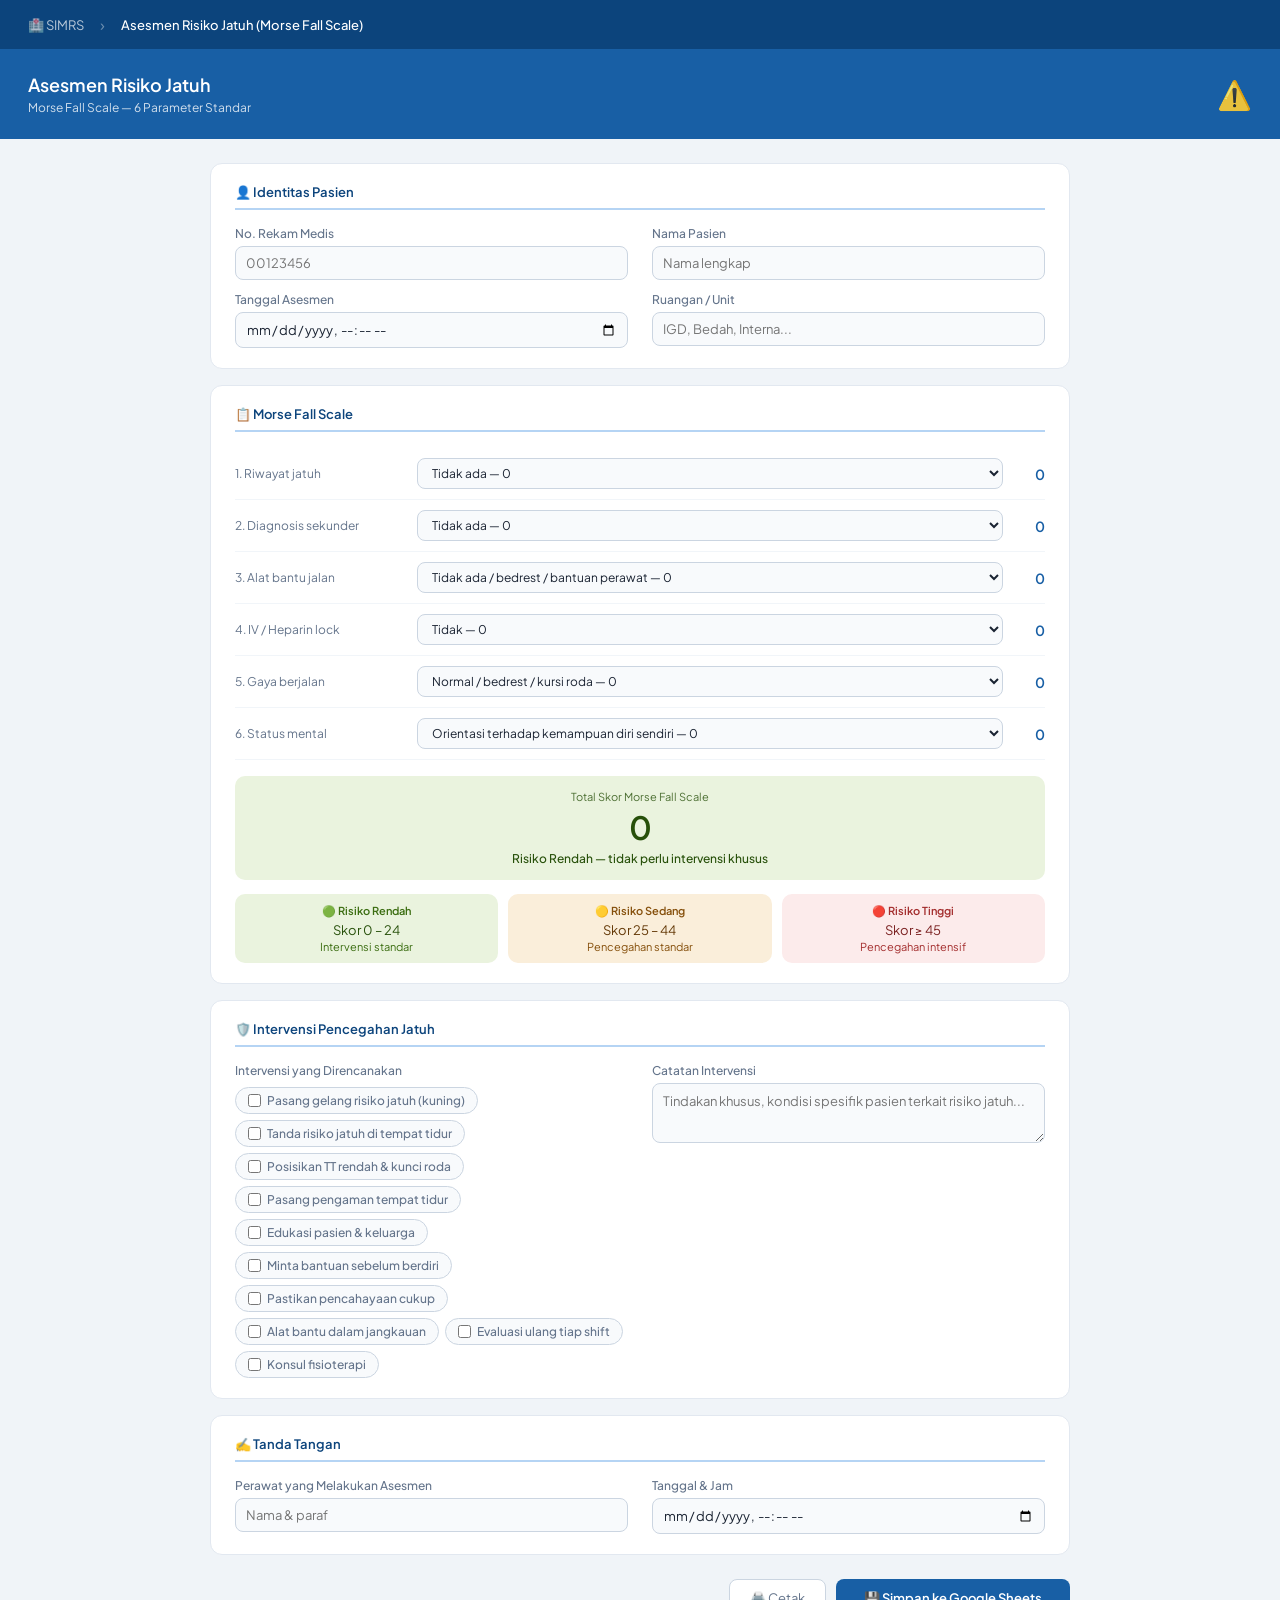
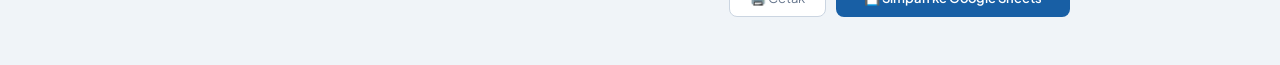
<file: morse.html>
<!DOCTYPE html>
<html lang="id">
<head>
<meta charset="UTF-8"/>
<meta name="viewport" content="width=device-width,initial-scale=1.0"/>
<title>Asesmen Risiko Jatuh (Morse) — SIMRS</title>
<link href="https://fonts.googleapis.com/css2?family=Plus+Jakarta+Sans:wght@400;500;600&display=swap" rel="stylesheet"/>
<link rel="stylesheet" href="style.css"/>

<style>
.toast{position:fixed;bottom:24px;right:24px;padding:12px 20px;border-radius:10px;font-size:13px;font-weight:500;z-index:999;display:none;box-shadow:0 4px 12px rgba(0,0,0,.15);}
.toast.success{background:#EAF3DE;color:#27500A;border:1px solid #86C442;}
.toast.error{background:#FCEBEB;color:#791F1F;border:1px solid #E24B4A;}
.toast.loading{background:#E6F1FB;color:#0C447C;border:1px solid #378ADD;}
.btn-primary:disabled{background:#94a3b8;cursor:not-allowed;}
</style>
</head>
<body>
<div class="top-bar">
  <a href="index.html">🏥 SIMRS</a>
  <span class="sep">›</span>
  <span class="current">Asesmen Risiko Jatuh (Morse Fall Scale)</span>
</div>
<div class="form-header">
  <div><h1>Asesmen Risiko Jatuh</h1><p>Morse Fall Scale — 6 Parameter Standar</p></div>
  <div class="hicon">⚠️</div>
</div>
<div class="form-body">
  <div class="sec">
    <div class="stitle">👤 Identitas Pasien</div>
    <div class="g2">
      <div class="f"><label>No. Rekam Medis</label><input type="text" placeholder="00123456"/></div>
      <div class="f"><label>Nama Pasien</label><input type="text" placeholder="Nama lengkap"/></div>
      <div class="f"><label>Tanggal Asesmen</label><input type="datetime-local"/></div>
      <div class="f"><label>Ruangan / Unit</label><input type="text" placeholder="IGD, Bedah, Interna..."/></div>
    </div>
  </div>

  <div class="sec">
    <div class="stitle">📋 Morse Fall Scale</div>

    <div class="score-row">
      <span class="score-lbl">1. Riwayat jatuh</span>
      <select id="m1" onchange="hitungMorse()">
        <option value="0">Tidak ada — 0</option>
        <option value="25">Ada (dalam 3 bulan terakhir) — 25</option>
      </select>
      <span class="score-val" id="mv1">0</span>
    </div>
    <div class="score-row">
      <span class="score-lbl">2. Diagnosis sekunder</span>
      <select id="m2" onchange="hitungMorse()">
        <option value="0">Tidak ada — 0</option>
        <option value="15">Ada (≥ 2 diagnosis) — 15</option>
      </select>
      <span class="score-val" id="mv2">0</span>
    </div>
    <div class="score-row">
      <span class="score-lbl">3. Alat bantu jalan</span>
      <select id="m3" onchange="hitungMorse()">
        <option value="0">Tidak ada / bedrest / bantuan perawat — 0</option>
        <option value="15">Kruk / tongkat / walker — 15</option>
        <option value="30">Berpegangan pada furnitur — 30</option>
      </select>
      <span class="score-val" id="mv3">0</span>
    </div>
    <div class="score-row">
      <span class="score-lbl">4. IV / Heparin lock</span>
      <select id="m4" onchange="hitungMorse()">
        <option value="0">Tidak — 0</option>
        <option value="20">Ya — 20</option>
      </select>
      <span class="score-val" id="mv4">0</span>
    </div>
    <div class="score-row">
      <span class="score-lbl">5. Gaya berjalan</span>
      <select id="m5" onchange="hitungMorse()">
        <option value="0">Normal / bedrest / kursi roda — 0</option>
        <option value="10">Lemah / tertatih — 10</option>
        <option value="20">Terganggu / tidak stabil — 20</option>
      </select>
      <span class="score-val" id="mv5">0</span>
    </div>
    <div class="score-row">
      <span class="score-lbl">6. Status mental</span>
      <select id="m6" onchange="hitungMorse()">
        <option value="0">Orientasi terhadap kemampuan diri sendiri — 0</option>
        <option value="15">Lupa keterbatasan / overestimate kemampuan — 15</option>
      </select>
      <span class="score-val" id="mv6">0</span>
    </div>

    <div id="morseResult" class="result-box result-low" style="margin-top:16px;">
      <div class="r-label">Total Skor Morse Fall Scale</div>
      <div class="r-score" id="morseScore">0</div>
      <div class="r-cat" id="morseCat">Risiko Rendah — tidak perlu intervensi khusus</div>
    </div>

    <div style="display:grid;grid-template-columns:1fr 1fr 1fr;gap:10px;margin-top:14px;">
      <div style="background:#EAF3DE;border-radius:10px;padding:10px 14px;text-align:center;">
        <div style="font-size:11px;color:#3B6D11;font-weight:600;">🟢 Risiko Rendah</div>
        <div style="font-size:13px;color:#27500A;margin-top:4px;">Skor 0 – 24</div>
        <div style="font-size:11px;color:#3B6D11;margin-top:2px;">Intervensi standar</div>
      </div>
      <div style="background:#FAEEDA;border-radius:10px;padding:10px 14px;text-align:center;">
        <div style="font-size:11px;color:#854F0B;font-weight:600;">🟡 Risiko Sedang</div>
        <div style="font-size:13px;color:#633806;margin-top:4px;">Skor 25 – 44</div>
        <div style="font-size:11px;color:#854F0B;margin-top:2px;">Pencegahan standar</div>
      </div>
      <div style="background:#FCEBEB;border-radius:10px;padding:10px 14px;text-align:center;">
        <div style="font-size:11px;color:#A32D2D;font-weight:600;">🔴 Risiko Tinggi</div>
        <div style="font-size:13px;color:#791F1F;margin-top:4px;">Skor ≥ 45</div>
        <div style="font-size:11px;color:#A32D2D;margin-top:2px;">Pencegahan intensif</div>
      </div>
    </div>
  </div>

  <div class="sec">
    <div class="stitle">🛡️ Intervensi Pencegahan Jatuh</div>
    <div class="g2">
      <div class="f"><label>Intervensi yang Direncanakan</label>
        <div class="rg">
          <label><input type="checkbox"/><span>Pasang gelang risiko jatuh (kuning)</span></label>
          <label><input type="checkbox"/><span>Tanda risiko jatuh di tempat tidur</span></label>
          <label><input type="checkbox"/><span>Posisikan TT rendah & kunci roda</span></label>
          <label><input type="checkbox"/><span>Pasang pengaman tempat tidur</span></label>
          <label><input type="checkbox"/><span>Edukasi pasien & keluarga</span></label>
          <label><input type="checkbox"/><span>Minta bantuan sebelum berdiri</span></label>
          <label><input type="checkbox"/><span>Pastikan pencahayaan cukup</span></label>
          <label><input type="checkbox"/><span>Alat bantu dalam jangkauan</span></label>
          <label><input type="checkbox"/><span>Evaluasi ulang tiap shift</span></label>
          <label><input type="checkbox"/><span>Konsul fisioterapi</span></label>
        </div>
      </div>
      <div class="f"><label>Catatan Intervensi</label><textarea placeholder="Tindakan khusus, kondisi spesifik pasien terkait risiko jatuh..."></textarea></div>
    </div>
  </div>

  <div class="sec">
    <div class="stitle">✍️ Tanda Tangan</div>
    <div class="g2">
      <div class="f"><label>Perawat yang Melakukan Asesmen</label><input type="text" placeholder="Nama & paraf"/></div>
      <div class="f"><label>Tanggal & Jam</label><input type="datetime-local"/></div>
    </div>
  </div>

  <div class="btn-bar">
    <button class="btn-secondary" onclick="window.print()">🖨️ Cetak</button>
    <button class="btn-primary" onclick="simpanMorse()">💾 Simpan ke Google Sheets</button>
  </div>
</div>
<script>
function hitungMorse(){
  const ids=['m1','m2','m3','m4','m5','m6'];
  let total=0;
  ids.forEach((id,i)=>{
    const v=parseInt(document.getElementById(id).value)||0;
    document.getElementById('mv'+(i+1)).textContent=v;
    total+=v;
  });
  document.getElementById('morseScore').textContent=total;
  const el=document.getElementById('morseResult');
  el.className='result-box';
  if(total<25){el.classList.add('result-low');document.getElementById('morseCat').textContent='Risiko Rendah — tidak perlu intervensi khusus';}
  else if(total<45){el.classList.add('result-med');document.getElementById('morseCat').textContent='Risiko Sedang — implementasi pencegahan standar';}
  else{el.classList.add('result-high');document.getElementById('morseCat').textContent='Risiko Tinggi — implementasi pencegahan intensif';}
}
</script>

<script>
function simpanMorse(){
  const data={
    formType:'Risiko_Jatuh_Morse',timestamp:new Date().toLocaleString('id-ID'),
    no_rm:document.querySelector('#no_rm, input[placeholder="00123456"]') ? document.querySelectorAll('input[type=text]')[0].value : '',
    nama_pasien:document.querySelectorAll('input[type=text]')[1].value,
    tanggal_asesmen:document.querySelectorAll('input[type=datetime-local]')[0].value,
    ruangan:document.querySelectorAll('input[type=text]')[3].value,
    riwayat_jatuh:document.getElementById('m1').options[document.getElementById('m1').selectedIndex].text,
    diagnosis_sekunder:document.getElementById('m2').options[document.getElementById('m2').selectedIndex].text,
    alat_bantu:document.getElementById('m3').options[document.getElementById('m3').selectedIndex].text,
    iv_lock:document.getElementById('m4').options[document.getElementById('m4').selectedIndex].text,
    gaya_berjalan:document.getElementById('m5').options[document.getElementById('m5').selectedIndex].text,
    status_mental:document.getElementById('m6').options[document.getElementById('m6').selectedIndex].text,
    skor_total:document.getElementById('morseScore').textContent,
    kategori_risiko:document.getElementById('morseCat').textContent,
    perawat:document.querySelectorAll('input[type=text]')[4] ? document.querySelectorAll('input[type=text]')[4].value : ''
  };
  kirimData(data);
}
</script>
<div class="toast" id="toast"></div>
<script>
else{tampilToast('⚠️ Masukkan URL terlebih dahulu','error');}}
function getRadio(name){const el=document.querySelector('input[name="'+name+'"]:checked');return el?el.value:'';}
function getChecked(name){return Array.from(document.querySelectorAll('input[name="'+name+'"]:checked')).map(e=>e.value).join(', ');}
function tampilToast(msg,type){const t=document.getElementById('toast');t.textContent=msg;t.className='toast '+type;t.style.display='block';if(type!=='loading')setTimeout(()=>{t.style.display='none';},4000);}
async function kirimData(data){
  const url='https://script.google.com/macros/s/AKfycbx4ADqw9RP6DtWOR4BoEYn_6bsc0FfeF83-kj9C4A546PON9KYZSB3fKB3gAsdXYiJpYQ/exec';
  if(!url){tampilToast('⚠️ URL Apps Script belum diisi!','error');return;}
  tampilToast('⏳ Menyimpan data...','loading');
  document.querySelectorAll('.btn-primary').forEach(b=>b.disabled=true);
  try{
    await fetch(url,{method:'POST',mode:'no-cors',headers:{'Content-Type':'application/json'},body:JSON.stringify(data)});
    tampilToast('✅ Data berhasil disimpan ke Google Sheets!','success');
  }catch(e){tampilToast('❌ Gagal menyimpan. Cek koneksi internet.','error');}
  document.querySelectorAll('.btn-primary').forEach(b=>b.disabled=false);
}
</script>
</body>
</html>
<!-- Already has closing body/html - inject before 
<script>
function simpanMorse(){
  const data={
    formType:'Risiko_Jatuh_Morse',timestamp:new Date().toLocaleString('id-ID'),
    no_rm:document.querySelector('#no_rm, input[placeholder="00123456"]') ? document.querySelectorAll('input[type=text]')[0].value : '',
    nama_pasien:document.querySelectorAll('input[type=text]')[1].value,
    tanggal_asesmen:document.querySelectorAll('input[type=datetime-local]')[0].value,
    ruangan:document.querySelectorAll('input[type=text]')[3].value,
    riwayat_jatuh:document.getElementById('m1').options[document.getElementById('m1').selectedIndex].text,
    diagnosis_sekunder:document.getElementById('m2').options[document.getElementById('m2').selectedIndex].text,
    alat_bantu:document.getElementById('m3').options[document.getElementById('m3').selectedIndex].text,
    iv_lock:document.getElementById('m4').options[document.getElementById('m4').selectedIndex].text,
    gaya_berjalan:document.getElementById('m5').options[document.getElementById('m5').selectedIndex].text,
    status_mental:document.getElementById('m6').options[document.getElementById('m6').selectedIndex].text,
    skor_total:document.getElementById('morseScore').textContent,
    kategori_risiko:document.getElementById('morseCat').textContent,
    perawat:document.querySelectorAll('input[type=text]')[4] ? document.querySelectorAll('input[type=text]')[4].value : ''
  };
  kirimData(data);
}
</script>
<div class="toast" id="toast"></div>
<script>
else{tampilToast('⚠️ Masukkan URL terlebih dahulu','error');}}
function getRadio(name){const el=document.querySelector('input[name="'+name+'"]:checked');return el?el.value:'';}
function getChecked(name){return Array.from(document.querySelectorAll('input[name="'+name+'"]:checked')).map(e=>e.value).join(', ');}
function tampilToast(msg,type){const t=document.getElementById('toast');t.textContent=msg;t.className='toast '+type;t.style.display='block';if(type!=='loading')setTimeout(()=>{t.style.display='none';},4000);}
async function kirimData(data){
  const url='https://script.google.com/macros/s/AKfycbx4ADqw9RP6DtWOR4BoEYn_6bsc0FfeF83-kj9C4A546PON9KYZSB3fKB3gAsdXYiJpYQ/exec';
  if(!url){tampilToast('⚠️ URL Apps Script belum diisi!','error');return;}
  tampilToast('⏳ Menyimpan data...','loading');
  document.querySelectorAll('.btn-primary').forEach(b=>b.disabled=true);
  try{
    await fetch(url,{method:'POST',mode:'no-cors',headers:{'Content-Type':'application/json'},body:JSON.stringify(data)});
    tampilToast('✅ Data berhasil disimpan ke Google Sheets!','success');
  }catch(e){tampilToast('❌ Gagal menyimpan. Cek koneksi internet.','error');}
  document.querySelectorAll('.btn-primary').forEach(b=>b.disabled=false);
}
</script>
</body> via sed -->
</file>
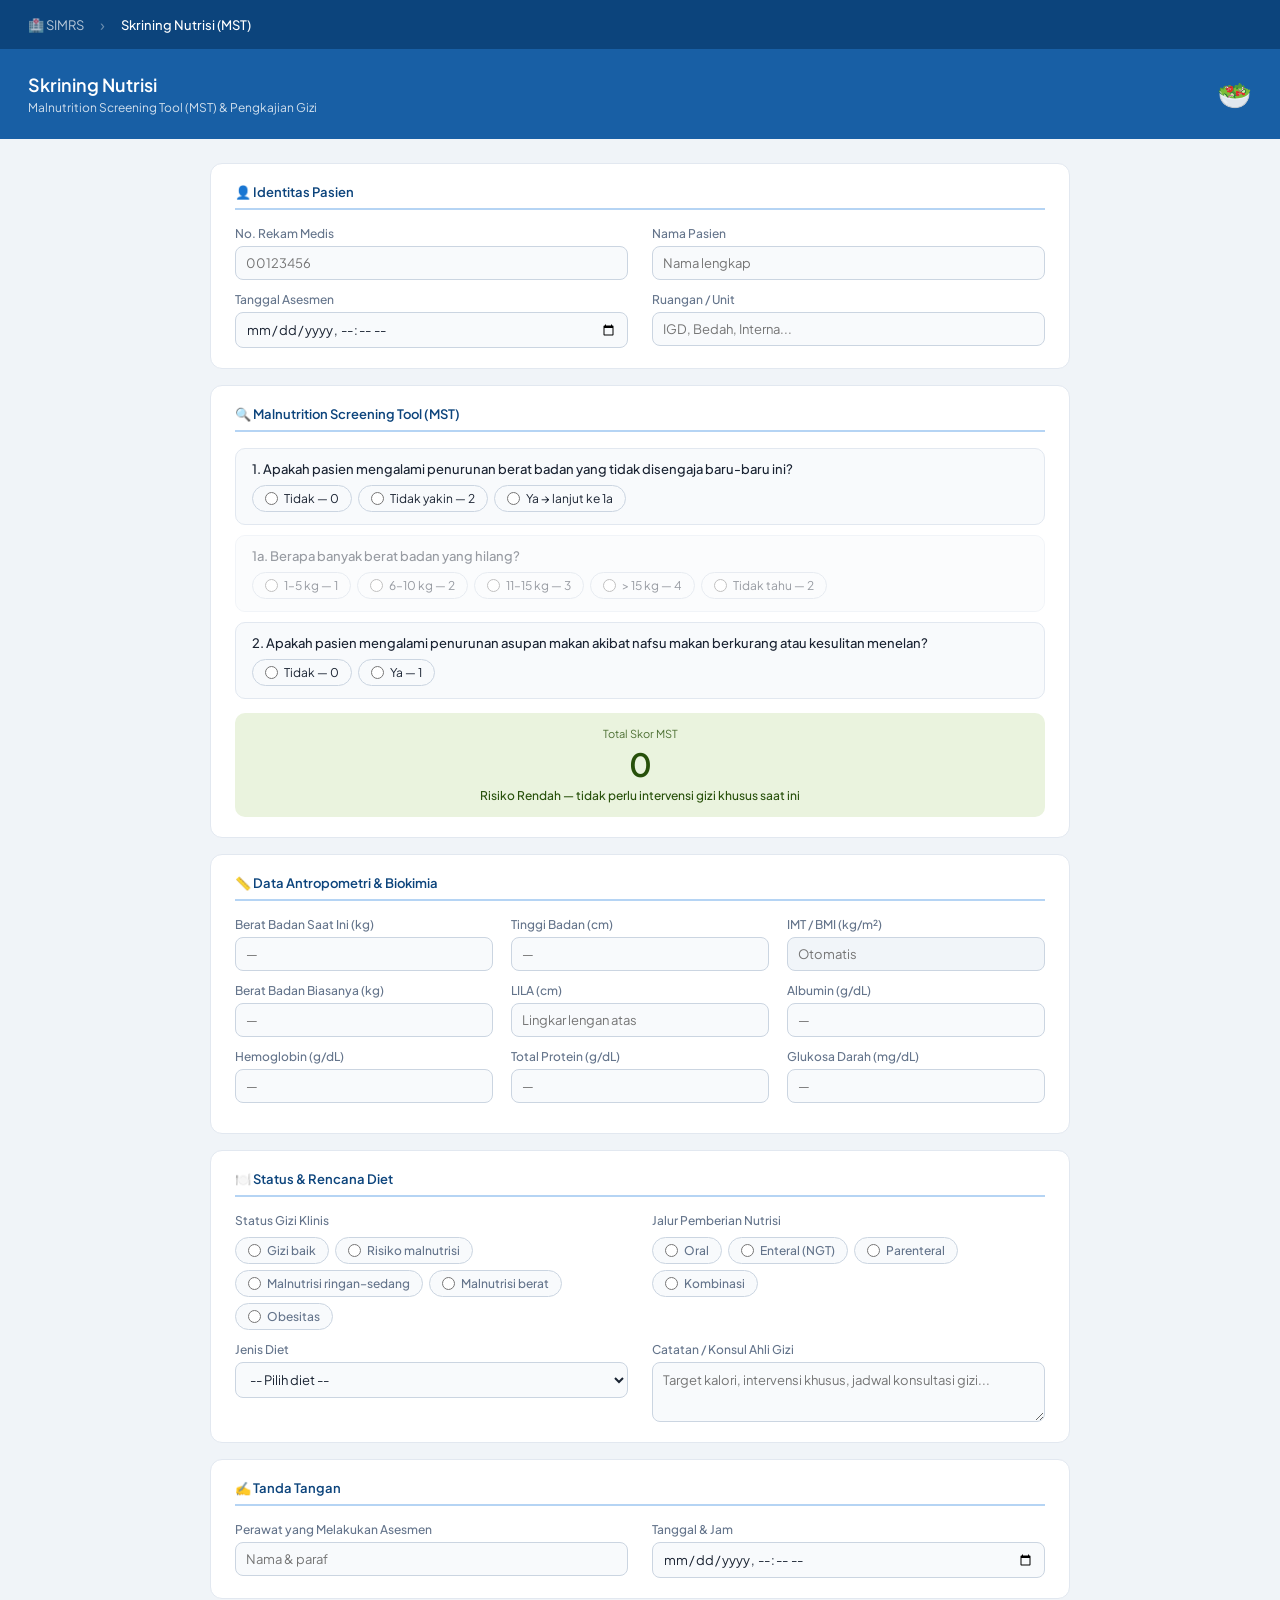
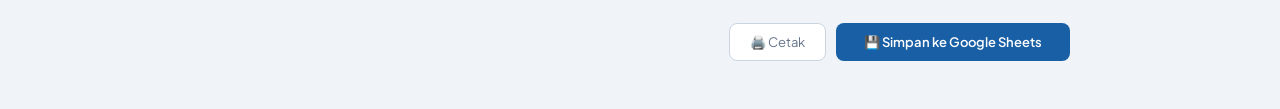
<file: nutrisi.html>
<!DOCTYPE html>
<html lang="id">
<head>
<meta charset="UTF-8"/>
<meta name="viewport" content="width=device-width,initial-scale=1.0"/>
<title>Skrining Nutrisi — SIMRS</title>
<link href="https://fonts.googleapis.com/css2?family=Plus+Jakarta+Sans:wght@400;500;600&display=swap" rel="stylesheet"/>
<link rel="stylesheet" href="style.css"/>

<style>
.toast{position:fixed;bottom:24px;right:24px;padding:12px 20px;border-radius:10px;font-size:13px;font-weight:500;z-index:999;display:none;box-shadow:0 4px 12px rgba(0,0,0,.15);}
.toast.success{background:#EAF3DE;color:#27500A;border:1px solid #86C442;}
.toast.error{background:#FCEBEB;color:#791F1F;border:1px solid #E24B4A;}
.toast.loading{background:#E6F1FB;color:#0C447C;border:1px solid #378ADD;}
.btn-primary:disabled{background:#94a3b8;cursor:not-allowed;}
</style>
</head>
<body>
<div class="top-bar">
  <a href="index.html">🏥 SIMRS</a>
  <span class="sep">›</span>
  <span class="current">Skrining Nutrisi (MST)</span>
</div>
<div class="form-header">
  <div><h1>Skrining Nutrisi</h1><p>Malnutrition Screening Tool (MST) & Pengkajian Gizi</p></div>
  <div class="hicon">🥗</div>
</div>
<div class="form-body">
  <div class="sec">
    <div class="stitle">👤 Identitas Pasien</div>
    <div class="g2">
      <div class="f"><label>No. Rekam Medis</label><input type="text" placeholder="00123456"/></div>
      <div class="f"><label>Nama Pasien</label><input type="text" placeholder="Nama lengkap"/></div>
      <div class="f"><label>Tanggal Asesmen</label><input type="datetime-local"/></div>
      <div class="f"><label>Ruangan / Unit</label><input type="text" placeholder="IGD, Bedah, Interna..."/></div>
    </div>
  </div>

  <div class="sec">
    <div class="stitle">🔍 Malnutrition Screening Tool (MST)</div>

    <div class="nut-q">
      <div class="q-text">1. Apakah pasien mengalami penurunan berat badan yang tidak disengaja baru-baru ini?</div>
      <div class="rg">
        <label><input type="radio" name="n1" value="no" onchange="hitungMST()"/><span>Tidak — 0</span></label>
        <label><input type="radio" name="n1" value="unsure" onchange="hitungMST()"/><span>Tidak yakin — 2</span></label>
        <label><input type="radio" name="n1" value="yes" onchange="hitungMST()"/><span>Ya → lanjut ke 1a</span></label>
      </div>
    </div>

    <div class="nut-q" id="q1a" style="opacity:.45;pointer-events:none;">
      <div class="q-text">1a. Berapa banyak berat badan yang hilang?</div>
      <div class="rg">
        <label><input type="radio" name="n1a" value="1" onchange="hitungMST()"/><span>1–5 kg — 1</span></label>
        <label><input type="radio" name="n1a" value="2" onchange="hitungMST()"/><span>6–10 kg — 2</span></label>
        <label><input type="radio" name="n1a" value="3" onchange="hitungMST()"/><span>11–15 kg — 3</span></label>
        <label><input type="radio" name="n1a" value="4" onchange="hitungMST()"/><span>> 15 kg — 4</span></label>
        <label><input type="radio" name="n1a" value="2" onchange="hitungMST()"/><span>Tidak tahu — 2</span></label>
      </div>
    </div>

    <div class="nut-q">
      <div class="q-text">2. Apakah pasien mengalami penurunan asupan makan akibat nafsu makan berkurang atau kesulitan menelan?</div>
      <div class="rg">
        <label><input type="radio" name="n2" value="0" onchange="hitungMST()"/><span>Tidak — 0</span></label>
        <label><input type="radio" name="n2" value="1" onchange="hitungMST()"/><span>Ya — 1</span></label>
      </div>
    </div>

    <div id="mstResult" class="result-box result-low">
      <div class="r-label">Total Skor MST</div>
      <div class="r-score" id="mstScore">0</div>
      <div class="r-cat" id="mstCat">Risiko Rendah — tidak perlu intervensi gizi khusus saat ini</div>
    </div>
  </div>

  <div class="sec">
    <div class="stitle">📏 Data Antropometri & Biokimia</div>
    <div class="g3">
      <div class="f"><label>Berat Badan Saat Ini (kg)</label><input type="number" placeholder="—" id="bbNow" oninput="hitungBMI()"/></div>
      <div class="f"><label>Tinggi Badan (cm)</label><input type="number" placeholder="—" id="tbNow" oninput="hitungBMI()"/></div>
      <div class="f"><label>IMT / BMI (kg/m²)</label><input type="text" id="bmiOut" placeholder="Otomatis" readonly/></div>
      <div class="f"><label>Berat Badan Biasanya (kg)</label><input type="number" placeholder="—"/></div>
      <div class="f"><label>LILA (cm)</label><input type="number" placeholder="Lingkar lengan atas"/></div>
      <div class="f"><label>Albumin (g/dL)</label><input type="number" placeholder="—" step="0.1"/></div>
      <div class="f"><label>Hemoglobin (g/dL)</label><input type="number" placeholder="—" step="0.1"/></div>
      <div class="f"><label>Total Protein (g/dL)</label><input type="number" placeholder="—" step="0.1"/></div>
      <div class="f"><label>Glukosa Darah (mg/dL)</label><input type="number" placeholder="—"/></div>
    </div>
    <div id="bmiKat" style="margin-top:10px;font-size:12px;color:#64748b;"></div>
  </div>

  <div class="sec">
    <div class="stitle">🍽️ Status & Rencana Diet</div>
    <div class="g2">
      <div class="f"><label>Status Gizi Klinis</label>
        <div class="rg">
          <label><input type="radio" name="gizi"/><span>Gizi baik</span></label>
          <label><input type="radio" name="gizi"/><span>Risiko malnutrisi</span></label>
          <label><input type="radio" name="gizi"/><span>Malnutrisi ringan–sedang</span></label>
          <label><input type="radio" name="gizi"/><span>Malnutrisi berat</span></label>
          <label><input type="radio" name="gizi"/><span>Obesitas</span></label>
        </div>
      </div>
      <div class="f"><label>Jalur Pemberian Nutrisi</label>
        <div class="rg">
          <label><input type="radio" name="jalur"/><span>Oral</span></label>
          <label><input type="radio" name="jalur"/><span>Enteral (NGT)</span></label>
          <label><input type="radio" name="jalur"/><span>Parenteral</span></label>
          <label><input type="radio" name="jalur"/><span>Kombinasi</span></label>
        </div>
      </div>
      <div class="f"><label>Jenis Diet</label>
        <select>
          <option>-- Pilih diet --</option>
          <option>Diet biasa</option><option>Diet lunak</option>
          <option>Diet cair penuh</option><option>Diet cair jernih</option>
          <option>Diet DM</option><option>Diet rendah garam</option>
          <option>Diet tinggi protein</option><option>Diet rendah lemak</option>
          <option>Diet ginjal</option><option>NPE (nutrisi parenteral)</option>
        </select>
      </div>
      <div class="f"><label>Catatan / Konsul Ahli Gizi</label><textarea placeholder="Target kalori, intervensi khusus, jadwal konsultasi gizi..."></textarea></div>
    </div>
  </div>

  <div class="sec">
    <div class="stitle">✍️ Tanda Tangan</div>
    <div class="g2">
      <div class="f"><label>Perawat yang Melakukan Asesmen</label><input type="text" placeholder="Nama & paraf"/></div>
      <div class="f"><label>Tanggal & Jam</label><input type="datetime-local"/></div>
    </div>
  </div>

  <div class="btn-bar">
    <button class="btn-secondary" onclick="window.print()">🖨️ Cetak</button>
    <button class="btn-primary" onclick="simpanNutrisi()">💾 Simpan ke Google Sheets</button>
  </div>
</div>
<script>
document.querySelectorAll('input[name="n1"]').forEach(r=>r.addEventListener('change',()=>{
  const q1a=document.getElementById('q1a');
  q1a.style.opacity=r.value==='yes'?'1':'0.45';
  q1a.style.pointerEvents=r.value==='yes'?'auto':'none';
  hitungMST();
}));
function hitungMST(){
  const n1=document.querySelector('input[name="n1"]:checked');
  const n1a=document.querySelector('input[name="n1a"]:checked');
  const n2=document.querySelector('input[name="n2"]:checked');
  let score=0;
  if(n1){if(n1.value==='unsure')score+=2;else if(n1.value==='yes'&&n1a)score+=parseInt(n1a.value)||0;}
  if(n2)score+=parseInt(n2.value)||0;
  document.getElementById('mstScore').textContent=score;
  const el=document.getElementById('mstResult');
  el.className='result-box';
  if(score<2){el.classList.add('result-low');document.getElementById('mstCat').textContent='Risiko Rendah — tidak perlu intervensi gizi khusus saat ini';}
  else{el.classList.add('result-high');document.getElementById('mstCat').textContent='Risiko Malnutrisi — rujuk ke Ahli Gizi segera';}
}
function hitungBMI(){
  const bb=parseFloat(document.getElementById('bbNow').value);
  const tb=parseFloat(document.getElementById('tbNow').value);
  const out=document.getElementById('bmiOut');
  const kat=document.getElementById('bmiKat');
  if(bb&&tb&&tb>0){
    const bmi=bb/((tb/100)**2);
    out.value=bmi.toFixed(1)+' kg/m²';
    let k='',c='';
    if(bmi<17.0){k='Sangat Kurus';c='#A32D2D';}
    else if(bmi<18.5){k='Kurus';c='#854F0B';}
    else if(bmi<25.0){k='Normal';c='#27500A';}
    else if(bmi<27.0){k='Overweight';c='#854F0B';}
    else{k='Obesitas';c='#A32D2D';}
    kat.innerHTML=`<span style="color:${c};font-weight:600;">Kategori: ${k}</span>`;
  } else { out.value=''; kat.innerHTML=''; }
}
</script>

<script>
function simpanNutrisi(){
  const inputs=document.querySelectorAll('input[type=text],input[type=number]');
  const data={
    formType:'Skrining_Nutrisi_MST',timestamp:new Date().toLocaleString('id-ID'),
    no_rm:document.querySelectorAll('input[type=text]')[0].value,
    nama_pasien:document.querySelectorAll('input[type=text]')[1].value,
    skor_mst:document.getElementById('mstScore').textContent,
    kategori_mst:document.getElementById('mstCat').textContent,
    bb:document.getElementById('bbNow').value,
    tb:document.getElementById('tbNow').value,
    bmi:document.getElementById('bmiOut').value,
    status_gizi:getRadio('gizi'),
    jalur_nutrisi:getRadio('jalur'),
    perawat:document.querySelectorAll('input[type=text]')[document.querySelectorAll('input[type=text]').length-1].value
  };
  kirimData(data);
}
</script>
<div class="toast" id="toast"></div>
<script>
else{tampilToast('⚠️ Masukkan URL terlebih dahulu','error');}}
function getRadio(name){const el=document.querySelector('input[name="'+name+'"]:checked');return el?el.value:'';}
function getChecked(name){return Array.from(document.querySelectorAll('input[name="'+name+'"]:checked')).map(e=>e.value).join(', ');}
function tampilToast(msg,type){const t=document.getElementById('toast');t.textContent=msg;t.className='toast '+type;t.style.display='block';if(type!=='loading')setTimeout(()=>{t.style.display='none';},4000);}
async function kirimData(data){
  const url='https://script.google.com/macros/s/AKfycbx4ADqw9RP6DtWOR4BoEYn_6bsc0FfeF83-kj9C4A546PON9KYZSB3fKB3gAsdXYiJpYQ/exec';
  if(!url){tampilToast('⚠️ URL Apps Script belum diisi!','error');return;}
  tampilToast('⏳ Menyimpan data...','loading');
  document.querySelectorAll('.btn-primary').forEach(b=>b.disabled=true);
  try{
    await fetch(url,{method:'POST',mode:'no-cors',headers:{'Content-Type':'application/json'},body:JSON.stringify(data)});
    tampilToast('✅ Data berhasil disimpan ke Google Sheets!','success');
  }catch(e){tampilToast('❌ Gagal menyimpan. Cek koneksi internet.','error');}
  document.querySelectorAll('.btn-primary').forEach(b=>b.disabled=false);
}
</script>
</body>
</html>
</file>
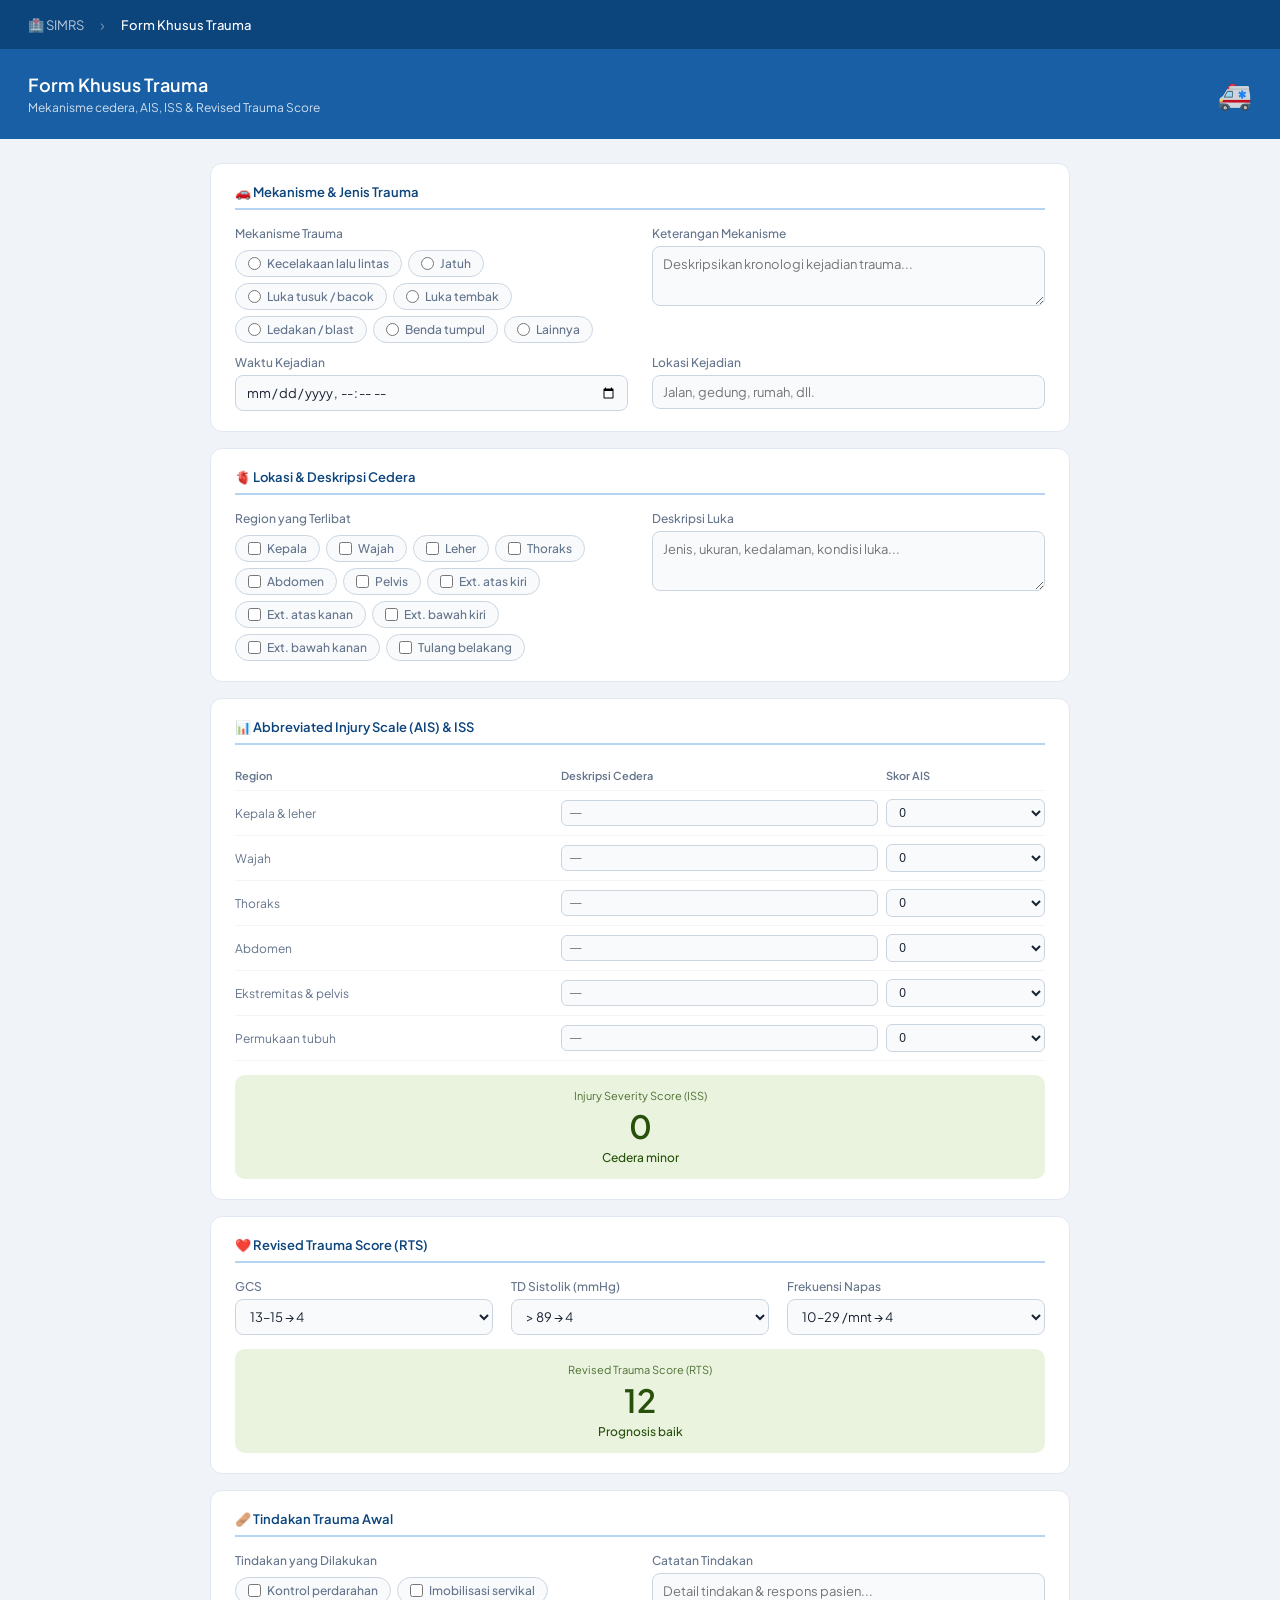
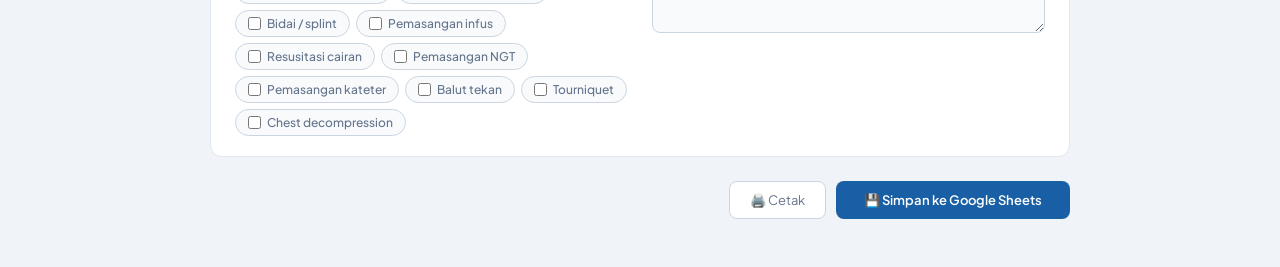
<file: trauma.html>
<!DOCTYPE html>
<html lang="id">
<head>
<meta charset="UTF-8"/>
<meta name="viewport" content="width=device-width,initial-scale=1.0"/>
<title>Form Trauma — SIMRS</title>
<link href="https://fonts.googleapis.com/css2?family=Plus+Jakarta+Sans:wght@400;500;600&display=swap" rel="stylesheet"/>
<link rel="stylesheet" href="style.css"/>

<style>
.toast{position:fixed;bottom:24px;right:24px;padding:12px 20px;border-radius:10px;font-size:13px;font-weight:500;z-index:999;display:none;box-shadow:0 4px 12px rgba(0,0,0,.15);}
.toast.success{background:#EAF3DE;color:#27500A;border:1px solid #86C442;}
.toast.error{background:#FCEBEB;color:#791F1F;border:1px solid #E24B4A;}
.toast.loading{background:#E6F1FB;color:#0C447C;border:1px solid #378ADD;}
.btn-primary:disabled{background:#94a3b8;cursor:not-allowed;}
</style>
</head>
<body>
<div class="top-bar">
  <a href="index.html">🏥 SIMRS</a>
  <span class="sep">›</span>
  <span class="current">Form Khusus Trauma</span>
</div>
<div class="form-header">
  <div><h1>Form Khusus Trauma</h1><p>Mekanisme cedera, AIS, ISS & Revised Trauma Score</p></div>
  <div class="hicon">🚑</div>
</div>
<div class="form-body">
  <div class="sec">
    <div class="stitle">🚗 Mekanisme & Jenis Trauma</div>
    <div class="g2">
      <div class="f"><label>Mekanisme Trauma</label>
        <div class="rg">
          <label><input type="radio" name="meka"/><span>Kecelakaan lalu lintas</span></label>
          <label><input type="radio" name="meka"/><span>Jatuh</span></label>
          <label><input type="radio" name="meka"/><span>Luka tusuk / bacok</span></label>
          <label><input type="radio" name="meka"/><span>Luka tembak</span></label>
          <label><input type="radio" name="meka"/><span>Ledakan / blast</span></label>
          <label><input type="radio" name="meka"/><span>Benda tumpul</span></label>
          <label><input type="radio" name="meka"/><span>Lainnya</span></label>
        </div>
      </div>
      <div class="f"><label>Keterangan Mekanisme</label><textarea placeholder="Deskripsikan kronologi kejadian trauma..."></textarea></div>
      <div class="f"><label>Waktu Kejadian</label><input type="datetime-local"/></div>
      <div class="f"><label>Lokasi Kejadian</label><input type="text" placeholder="Jalan, gedung, rumah, dll."/></div>
    </div>
  </div>

  <div class="sec">
    <div class="stitle">🫀 Lokasi & Deskripsi Cedera</div>
    <div class="g2">
      <div class="f"><label>Region yang Terlibat</label>
        <div class="rg">
          <label><input type="checkbox"/><span>Kepala</span></label>
          <label><input type="checkbox"/><span>Wajah</span></label>
          <label><input type="checkbox"/><span>Leher</span></label>
          <label><input type="checkbox"/><span>Thoraks</span></label>
          <label><input type="checkbox"/><span>Abdomen</span></label>
          <label><input type="checkbox"/><span>Pelvis</span></label>
          <label><input type="checkbox"/><span>Ext. atas kiri</span></label>
          <label><input type="checkbox"/><span>Ext. atas kanan</span></label>
          <label><input type="checkbox"/><span>Ext. bawah kiri</span></label>
          <label><input type="checkbox"/><span>Ext. bawah kanan</span></label>
          <label><input type="checkbox"/><span>Tulang belakang</span></label>
        </div>
      </div>
      <div class="f"><label>Deskripsi Luka</label><textarea placeholder="Jenis, ukuran, kedalaman, kondisi luka..."></textarea></div>
    </div>
  </div>

  <div class="sec">
    <div class="stitle">📊 Abbreviated Injury Scale (AIS) & ISS</div>
    <div class="ais-row ais-hdr"><span>Region</span><span>Deskripsi Cedera</span><span>Skor AIS</span></div>
    <div class="ais-row"><span style="font-size:12px;color:#64748b;">Kepala & leher</span><input type="text" placeholder="—" style="font-size:12px;padding:5px 8px;border-radius:6px;border:1px solid #cbd5e1;background:#f8fafc;color:#1a2332;"/><select id="ais1" onchange="hitungISS()" style="font-size:12px;padding:5px 8px;border-radius:6px;border:1px solid #cbd5e1;background:#f8fafc;color:#1a2332;"><option value="0">0</option><option value="1">1</option><option value="2">2</option><option value="3">3</option><option value="4">4</option><option value="5">5</option><option value="6">6</option></select></div>
    <div class="ais-row"><span style="font-size:12px;color:#64748b;">Wajah</span><input type="text" placeholder="—" style="font-size:12px;padding:5px 8px;border-radius:6px;border:1px solid #cbd5e1;background:#f8fafc;color:#1a2332;"/><select id="ais2" onchange="hitungISS()" style="font-size:12px;padding:5px 8px;border-radius:6px;border:1px solid #cbd5e1;background:#f8fafc;color:#1a2332;"><option value="0">0</option><option value="1">1</option><option value="2">2</option><option value="3">3</option><option value="4">4</option><option value="5">5</option><option value="6">6</option></select></div>
    <div class="ais-row"><span style="font-size:12px;color:#64748b;">Thoraks</span><input type="text" placeholder="—" style="font-size:12px;padding:5px 8px;border-radius:6px;border:1px solid #cbd5e1;background:#f8fafc;color:#1a2332;"/><select id="ais3" onchange="hitungISS()" style="font-size:12px;padding:5px 8px;border-radius:6px;border:1px solid #cbd5e1;background:#f8fafc;color:#1a2332;"><option value="0">0</option><option value="1">1</option><option value="2">2</option><option value="3">3</option><option value="4">4</option><option value="5">5</option><option value="6">6</option></select></div>
    <div class="ais-row"><span style="font-size:12px;color:#64748b;">Abdomen</span><input type="text" placeholder="—" style="font-size:12px;padding:5px 8px;border-radius:6px;border:1px solid #cbd5e1;background:#f8fafc;color:#1a2332;"/><select id="ais4" onchange="hitungISS()" style="font-size:12px;padding:5px 8px;border-radius:6px;border:1px solid #cbd5e1;background:#f8fafc;color:#1a2332;"><option value="0">0</option><option value="1">1</option><option value="2">2</option><option value="3">3</option><option value="4">4</option><option value="5">5</option><option value="6">6</option></select></div>
    <div class="ais-row"><span style="font-size:12px;color:#64748b;">Ekstremitas & pelvis</span><input type="text" placeholder="—" style="font-size:12px;padding:5px 8px;border-radius:6px;border:1px solid #cbd5e1;background:#f8fafc;color:#1a2332;"/><select id="ais5" onchange="hitungISS()" style="font-size:12px;padding:5px 8px;border-radius:6px;border:1px solid #cbd5e1;background:#f8fafc;color:#1a2332;"><option value="0">0</option><option value="1">1</option><option value="2">2</option><option value="3">3</option><option value="4">4</option><option value="5">5</option><option value="6">6</option></select></div>
    <div class="ais-row"><span style="font-size:12px;color:#64748b;">Permukaan tubuh</span><input type="text" placeholder="—" style="font-size:12px;padding:5px 8px;border-radius:6px;border:1px solid #cbd5e1;background:#f8fafc;color:#1a2332;"/><select id="ais6" onchange="hitungISS()" style="font-size:12px;padding:5px 8px;border-radius:6px;border:1px solid #cbd5e1;background:#f8fafc;color:#1a2332;"><option value="0">0</option><option value="1">1</option><option value="2">2</option><option value="3">3</option><option value="4">4</option><option value="5">5</option><option value="6">6</option></select></div>
    <div id="issResult" class="result-box result-low">
      <div class="r-label">Injury Severity Score (ISS)</div>
      <div class="r-score" id="issScore">0</div>
      <div class="r-cat" id="issCat">Cedera minor</div>
    </div>
  </div>

  <div class="sec">
    <div class="stitle">❤️ Revised Trauma Score (RTS)</div>
    <div class="g3">
      <div class="f"><label>GCS</label><select id="rtsGCS" onchange="hitungRTS()"><option value="4">13–15 → 4</option><option value="3">9–12 → 3</option><option value="2">6–8 → 2</option><option value="1">4–5 → 1</option><option value="0">3 → 0</option></select></div>
      <div class="f"><label>TD Sistolik (mmHg)</label><select id="rtsSBP" onchange="hitungRTS()"><option value="4">> 89 → 4</option><option value="3">76–89 → 3</option><option value="2">50–75 → 2</option><option value="1">1–49 → 1</option><option value="0">0 → 0</option></select></div>
      <div class="f"><label>Frekuensi Napas</label><select id="rtsRR" onchange="hitungRTS()"><option value="4">10–29 /mnt → 4</option><option value="3">> 29 /mnt → 3</option><option value="2">6–9 /mnt → 2</option><option value="1">1–5 /mnt → 1</option><option value="0">0 → 0</option></select></div>
    </div>
    <div id="rtsResult" class="result-box result-low">
      <div class="r-label">Revised Trauma Score (RTS)</div>
      <div class="r-score" id="rtsScore">12</div>
      <div class="r-cat" id="rtsCat">Prognosis baik</div>
    </div>
  </div>

  <div class="sec">
    <div class="stitle">🩹 Tindakan Trauma Awal</div>
    <div class="g2">
      <div class="f"><label>Tindakan yang Dilakukan</label>
        <div class="rg">
          <label><input type="checkbox"/><span>Kontrol perdarahan</span></label>
          <label><input type="checkbox"/><span>Imobilisasi servikal</span></label>
          <label><input type="checkbox"/><span>Bidai / splint</span></label>
          <label><input type="checkbox"/><span>Pemasangan infus</span></label>
          <label><input type="checkbox"/><span>Resusitasi cairan</span></label>
          <label><input type="checkbox"/><span>Pemasangan NGT</span></label>
          <label><input type="checkbox"/><span>Pemasangan kateter</span></label>
          <label><input type="checkbox"/><span>Balut tekan</span></label>
          <label><input type="checkbox"/><span>Tourniquet</span></label>
          <label><input type="checkbox"/><span>Chest decompression</span></label>
        </div>
      </div>
      <div class="f"><label>Catatan Tindakan</label><textarea placeholder="Detail tindakan & respons pasien..."></textarea></div>
    </div>
  </div>

  <div class="btn-bar">
    <button class="btn-secondary" onclick="window.print()">🖨️ Cetak</button>
    <button class="btn-primary" onclick="simpanTrauma()">💾 Simpan ke Google Sheets</button>
  </div>
</div>
<script>
function hitungISS(){
  const ids=['ais1','ais2','ais3','ais4','ais5','ais6'];
  const scores=ids.map(id=>parseInt(document.getElementById(id).value)||0);
  const top3=[...scores].sort((a,b)=>b-a).slice(0,3);
  const iss=top3.reduce((s,v)=>s+v*v,0);
  document.getElementById('issScore').textContent=iss;
  const el=document.getElementById('issResult');
  el.className='result-box';
  let cat='';
  if(iss<=8){el.classList.add('result-low');cat='Cedera minor';}
  else if(iss<=15){el.classList.add('result-low');cat='Cedera sedang';}
  else if(iss<=24){el.classList.add('result-med');cat='Cedera serius';}
  else if(iss<=40){el.classList.add('result-high');cat='Cedera berat';}
  else{el.classList.add('result-high');cat='Cedera sangat berat / kritis';}
  document.getElementById('issCat').textContent=cat;
}
function hitungRTS(){
  const rts=+document.getElementById('rtsGCS').value + +document.getElementById('rtsSBP').value + +document.getElementById('rtsRR').value;
  document.getElementById('rtsScore').textContent=rts;
  const el=document.getElementById('rtsResult');
  el.className='result-box';
  if(rts>=11){el.classList.add('result-low');document.getElementById('rtsCat').textContent='Prognosis baik';}
  else if(rts>=8){el.classList.add('result-med');document.getElementById('rtsCat').textContent='Prognosis sedang';}
  else{el.classList.add('result-high');document.getElementById('rtsCat').textContent='Prognosis buruk — aktivasi trauma tim';}
}
</script>

<script>
function simpanTrauma(){
  const data={
    formType:'Form_Trauma',timestamp:new Date().toLocaleString('id-ID'),
    mekanisme:getRadio('meka'),
    waktu_kejadian:document.querySelector('input[type=datetime-local]') ? document.querySelector('input[type=datetime-local]').value : '',
    lokasi_kejadian:document.querySelectorAll('input[type=text]')[0].value,
    iss_score:document.getElementById('issScore').textContent,
    iss_kategori:document.getElementById('issCat').textContent,
    rts_score:document.getElementById('rtsScore').textContent,
    rts_kategori:document.getElementById('rtsCat').textContent,
    ais_kepala:document.getElementById('ais1').value,
    ais_wajah:document.getElementById('ais2').value,
    ais_thoraks:document.getElementById('ais3').value,
    ais_abdomen:document.getElementById('ais4').value,
    ais_ekstremitas:document.getElementById('ais5').value,
    ais_permukaan:document.getElementById('ais6').value
  };
  kirimData(data);
}
</script>
<div class="toast" id="toast"></div>
<script>
else{tampilToast('⚠️ Masukkan URL terlebih dahulu','error');}}
function getRadio(name){const el=document.querySelector('input[name="'+name+'"]:checked');return el?el.value:'';}
function getChecked(name){return Array.from(document.querySelectorAll('input[name="'+name+'"]:checked')).map(e=>e.value).join(', ');}
function tampilToast(msg,type){const t=document.getElementById('toast');t.textContent=msg;t.className='toast '+type;t.style.display='block';if(type!=='loading')setTimeout(()=>{t.style.display='none';},4000);}
async function kirimData(data){
  const url='https://script.google.com/macros/s/AKfycbx4ADqw9RP6DtWOR4BoEYn_6bsc0FfeF83-kj9C4A546PON9KYZSB3fKB3gAsdXYiJpYQ/exec';
  if(!url){tampilToast('⚠️ URL Apps Script belum diisi!','error');return;}
  tampilToast('⏳ Menyimpan data...','loading');
  document.querySelectorAll('.btn-primary').forEach(b=>b.disabled=true);
  try{
    await fetch(url,{method:'POST',mode:'no-cors',headers:{'Content-Type':'application/json'},body:JSON.stringify(data)});
    tampilToast('✅ Data berhasil disimpan ke Google Sheets!','success');
  }catch(e){tampilToast('❌ Gagal menyimpan. Cek koneksi internet.','error');}
  document.querySelectorAll('.btn-primary').forEach(b=>b.disabled=false);
}
</script>
</body>
</html>
</file>
<file: style.css>
/* SIMRS Asuhan Keperawatan — shared styles */
*{box-sizing:border-box;margin:0;padding:0;}
body{font-family:'Plus Jakarta Sans',sans-serif;background:#f0f4f8;color:#1a2332;min-height:100vh;}
a{color:#185FA5;}

/* Header */
.top-bar{background:#0C447C;color:#fff;padding:14px 28px;display:flex;align-items:center;gap:16px;}
.top-bar a{color:rgba(255,255,255,.7);font-size:13px;text-decoration:none;}
.top-bar a:hover{color:#fff;}
.top-bar .sep{opacity:.4;}
.top-bar .current{color:#fff;font-weight:500;font-size:13px;}

.form-header{background:#185FA5;color:#fff;padding:24px 28px;display:flex;justify-content:space-between;align-items:center;}
.form-header h1{font-size:18px;font-weight:600;margin-bottom:4px;}
.form-header p{font-size:12px;opacity:.8;}
.form-header .hicon{font-size:28px;opacity:.9;}

/* Layout */
.form-body{max-width:900px;margin:0 auto;padding:24px 20px 48px;}

/* Section card */
.sec{background:#fff;border-radius:12px;border:1px solid #e2e8f0;padding:20px 24px;margin-bottom:16px;}
.stitle{font-size:13px;font-weight:600;color:#0C447C;border-bottom:2px solid #B5D4F4;padding-bottom:8px;margin-bottom:16px;display:flex;align-items:center;gap:8px;}

/* Grid layouts */
.g2{display:grid;grid-template-columns:1fr 1fr;gap:12px 24px;}
.g3{display:grid;grid-template-columns:1fr 1fr 1fr;gap:12px 18px;}
.g4{display:grid;grid-template-columns:repeat(4,1fr);gap:12px;}
.full{grid-column:1/-1;}
@media(max-width:600px){.g2,.g3,.g4{grid-template-columns:1fr;}}

/* Field */
.f{display:flex;flex-direction:column;gap:5px;}
.f label{font-size:12px;color:#64748b;font-weight:500;}
.f input,.f select,.f textarea{
  font-size:13px;padding:8px 10px;
  border-radius:8px;border:1px solid #cbd5e1;
  background:#f8fafc;color:#1a2332;outline:none;
  font-family:'Plus Jakarta Sans',sans-serif;
  transition:border-color .15s,box-shadow .15s;
}
.f textarea{resize:vertical;min-height:60px;line-height:1.5;}
.f input:focus,.f select:focus,.f textarea:focus{
  border-color:#378ADD;box-shadow:0 0 0 3px rgba(55,138,221,.15);background:#fff;
}
.f input[readonly]{background:#f1f5f9;color:#64748b;cursor:default;}

/* Radio / checkbox groups */
.rg{display:flex;flex-wrap:wrap;gap:6px;margin-top:4px;}
.rg label{
  display:flex;align-items:center;gap:6px;font-size:12px;cursor:pointer;
  padding:5px 12px;border:1px solid #cbd5e1;border-radius:20px;
  background:#f8fafc;transition:all .15s;user-select:none;
}
.rg label:hover{border-color:#185FA5;background:#EBF4FF;}
.rg input{accent-color:#185FA5;}

/* Score rows */
.score-row{display:flex;align-items:center;gap:12px;padding:10px 0;border-bottom:1px solid #f1f5f9;}
.score-row:last-child{border:none;}
.score-lbl{font-size:12px;color:#64748b;min-width:170px;}
.score-row select{flex:1;font-size:12px;padding:6px 10px;border-radius:8px;border:1px solid #cbd5e1;background:#f8fafc;color:#1a2332;font-family:'Plus Jakarta Sans',sans-serif;}
.score-val{font-size:14px;font-weight:600;min-width:30px;text-align:right;color:#185FA5;}

/* Result boxes */
.result-box{border-radius:10px;padding:14px 20px;text-align:center;margin-top:14px;}
.result-low{background:#EAF3DE;color:#27500A;}
.result-med{background:#FAEEDA;color:#633806;}
.result-high{background:#FCEBEB;color:#791F1F;}
.r-label{font-size:11px;margin-bottom:4px;opacity:.8;}
.r-score{font-size:32px;font-weight:600;}
.r-cat{font-size:12px;margin-top:4px;font-weight:500;}

/* Triage badges */
.triage-badge{display:inline-flex;align-items:center;gap:6px;padding:5px 14px;border-radius:20px;font-size:12px;font-weight:600;}
.t1{background:#FCEBEB;color:#A32D2D;}
.t2{background:#FAEEDA;color:#854F0B;}
.t3{background:#EAF3DE;color:#3B6D11;}
.t4{background:#F1EFE8;color:#444441;}

/* Vital signs box */
.vital-box{background:#f8fafc;border:1px solid #e2e8f0;border-radius:10px;padding:10px 14px;text-align:center;}
.v-label{font-size:11px;color:#64748b;margin-bottom:4px;}
.v-input{font-size:22px;font-weight:600;width:100%;border:none;background:transparent;text-align:center;color:#0C447C;outline:none;font-family:'Plus Jakarta Sans',sans-serif;}
.v-unit{font-size:11px;color:#94a3b8;margin-top:2px;}

/* Pain scale */
.pain-scale{display:flex;gap:4px;flex-wrap:wrap;}
.pain-btn{width:34px;height:34px;border-radius:50%;border:1px solid #cbd5e1;background:#f8fafc;cursor:pointer;font-size:12px;font-weight:600;transition:all .15s;color:#1a2332;}
.pain-btn:hover{border-color:#185FA5;}
.pain-0{background:#EAF3DE;color:#27500A;border-color:#3B6D11;}
.pain-mild{background:#C0DD97;color:#27500A;border-color:#639922;}
.pain-mod{background:#FAEEDA;color:#633806;border-color:#BA7517;}
.pain-sev{background:#F09595;color:#791F1F;border-color:#E24B4A;}

/* GCS */
.gcs-row{display:flex;align-items:center;gap:12px;margin-bottom:10px;}
.gcs-row label{font-size:12px;color:#64748b;min-width:110px;}
.gcs-row select{flex:1;font-size:12px;padding:6px 10px;border-radius:8px;border:1px solid #cbd5e1;background:#f8fafc;color:#1a2332;font-family:'Plus Jakarta Sans',sans-serif;}
.gcs-total{background:#E6F1FB;color:#042C53;border-radius:10px;padding:12px 20px;text-align:center;}

/* AIS table */
.ais-row{display:grid;grid-template-columns:2fr 2fr 1fr;gap:8px;align-items:center;padding:8px 0;border-bottom:1px solid #f1f5f9;font-size:12px;}
.ais-row:last-child{border:none;}
.ais-hdr{font-size:11px;font-weight:600;color:#64748b;}

/* Nutrition question */
.nut-q{background:#f8fafc;border-radius:10px;padding:12px 16px;margin-bottom:10px;border:1px solid #e2e8f0;}
.nut-q .q-text{font-size:13px;font-weight:500;margin-bottom:8px;color:#1a2332;}

/* Discharge checklist */
.dc-check{display:flex;align-items:flex-start;gap:10px;padding:10px 12px;border:1px solid #e2e8f0;border-radius:8px;cursor:pointer;font-size:12px;line-height:1.5;transition:border-color .15s;}
.dc-check:hover{border-color:#185FA5;}
.dc-check input{accent-color:#185FA5;margin-top:2px;flex-shrink:0;}

/* Buttons */
.btn-bar{display:flex;gap:10px;justify-content:flex-end;padding-top:8px;}
.btn-primary{background:#185FA5;color:#fff;border:none;border-radius:8px;padding:10px 28px;font-size:13px;font-weight:600;cursor:pointer;font-family:'Plus Jakarta Sans',sans-serif;transition:background .15s;}
.btn-primary:hover{background:#0C447C;}
.btn-secondary{background:#fff;color:#64748b;border:1px solid #cbd5e1;border-radius:8px;padding:10px 20px;font-size:13px;cursor:pointer;font-family:'Plus Jakarta Sans',sans-serif;transition:all .15s;}
.btn-secondary:hover{border-color:#185FA5;color:#185FA5;}
.btn-add{background:#fff;color:#185FA5;border:1px dashed #185FA5;border-radius:8px;padding:7px 16px;font-size:12px;cursor:pointer;font-family:'Plus Jakarta Sans',sans-serif;margin-top:6px;}

/* Print */
@media print{
  .top-bar,.btn-bar,.btn-add{display:none!important;}
  body{background:#fff;}
  .sec{border:1px solid #ddd;break-inside:avoid;}
  .form-header{background:#0C447C!important;-webkit-print-color-adjust:exact;print-color-adjust:exact;}
}
</file>
